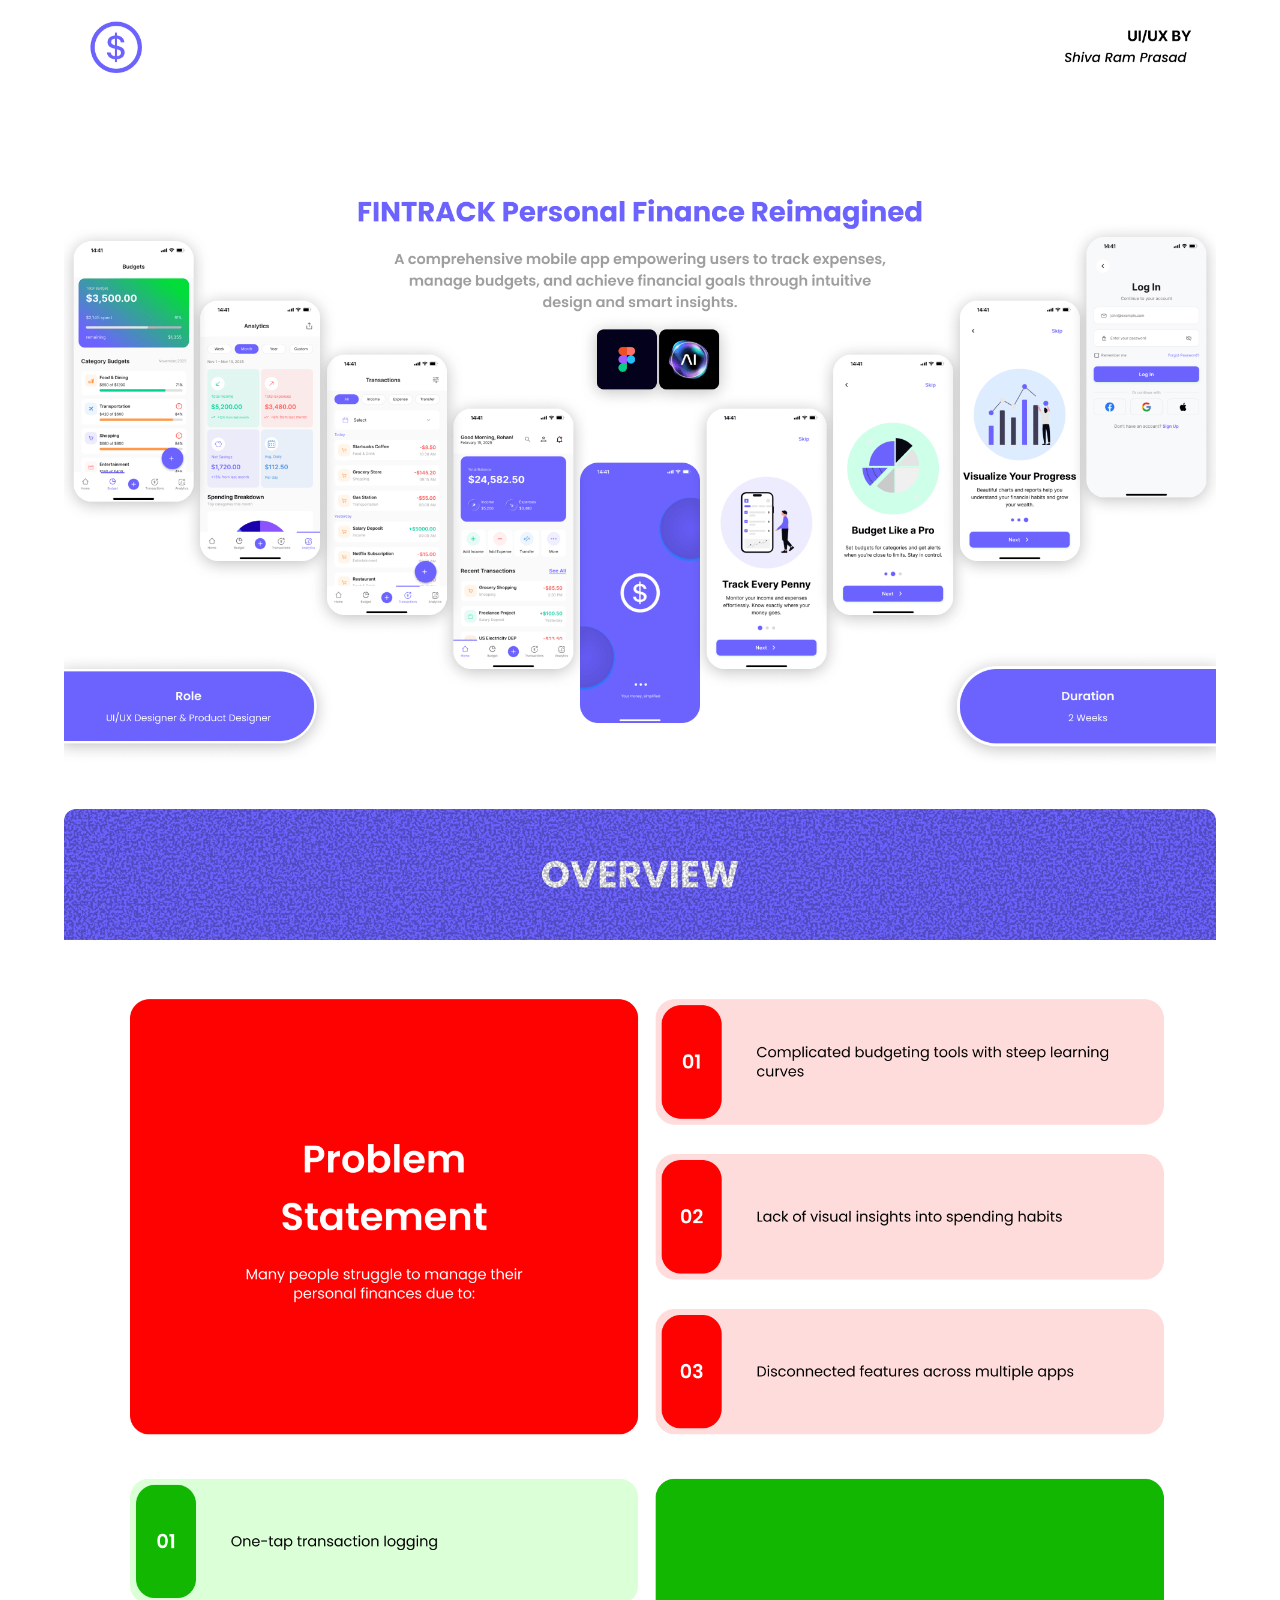
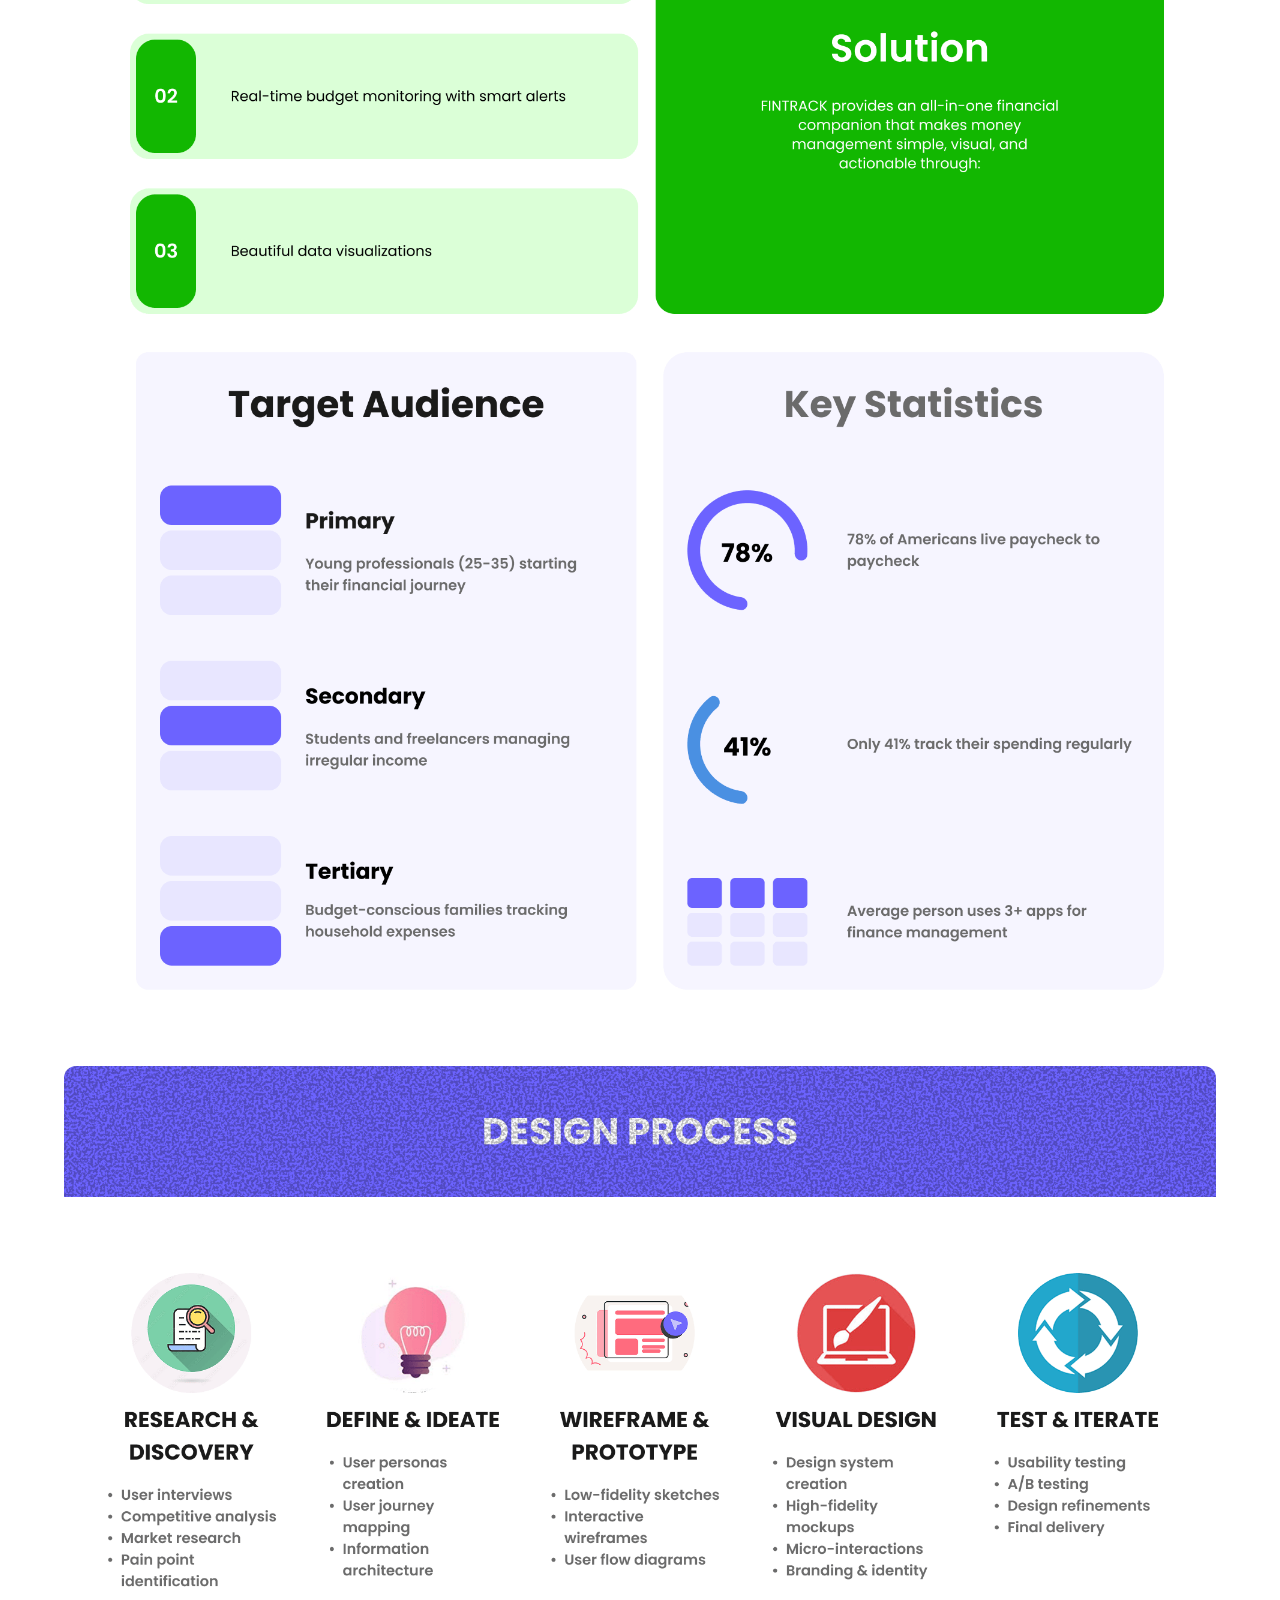
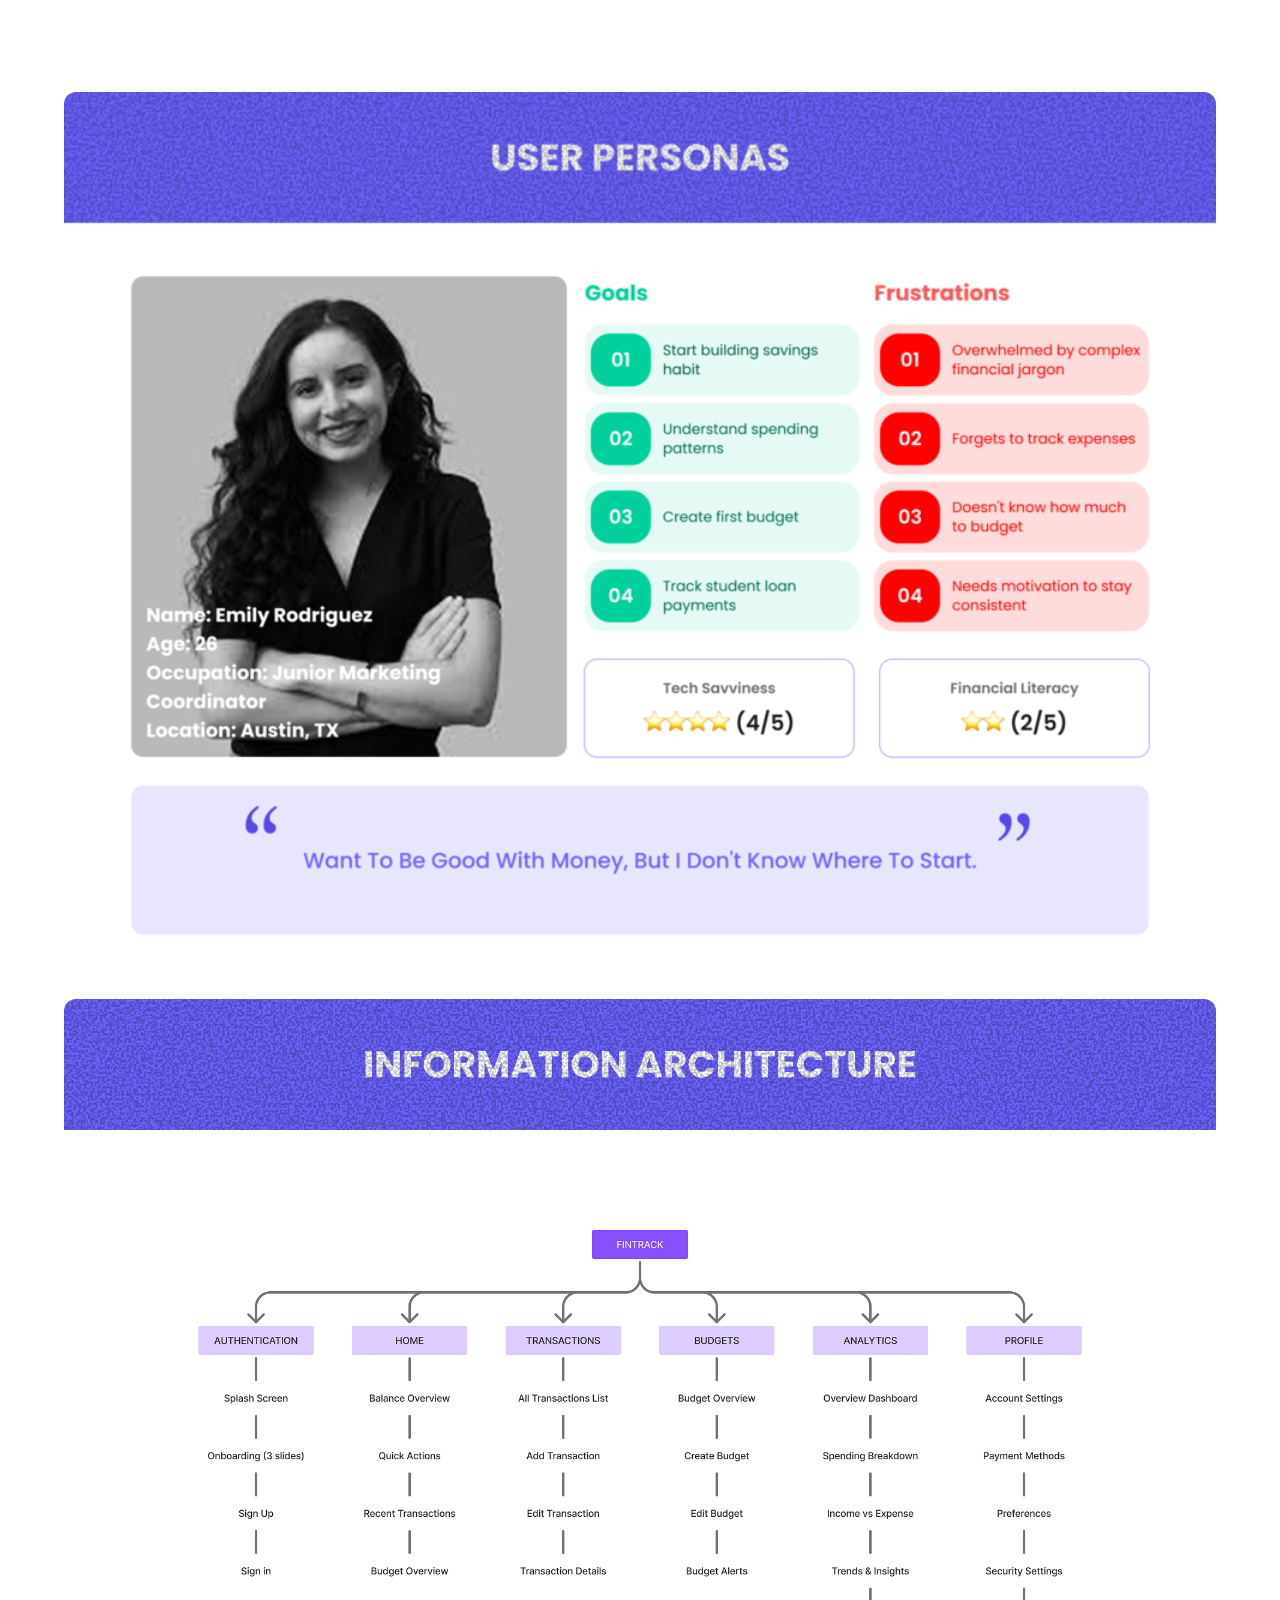
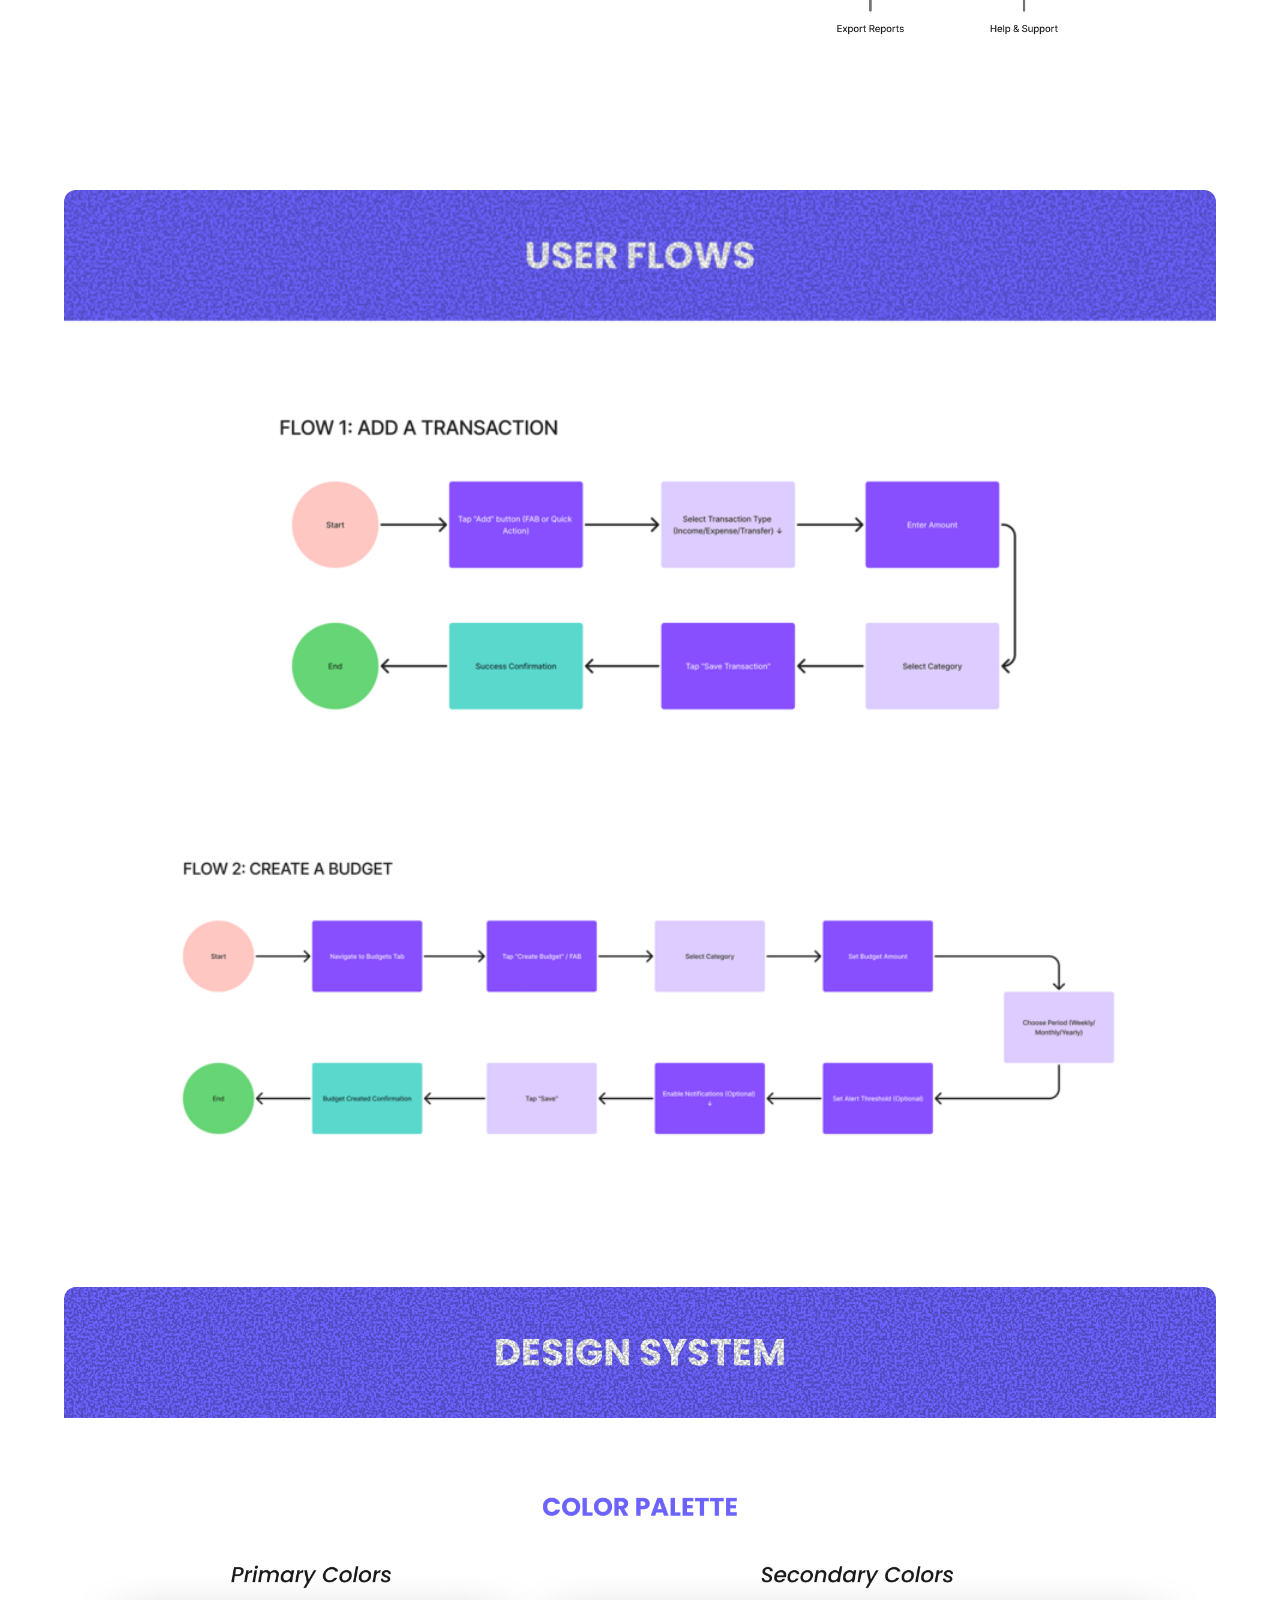
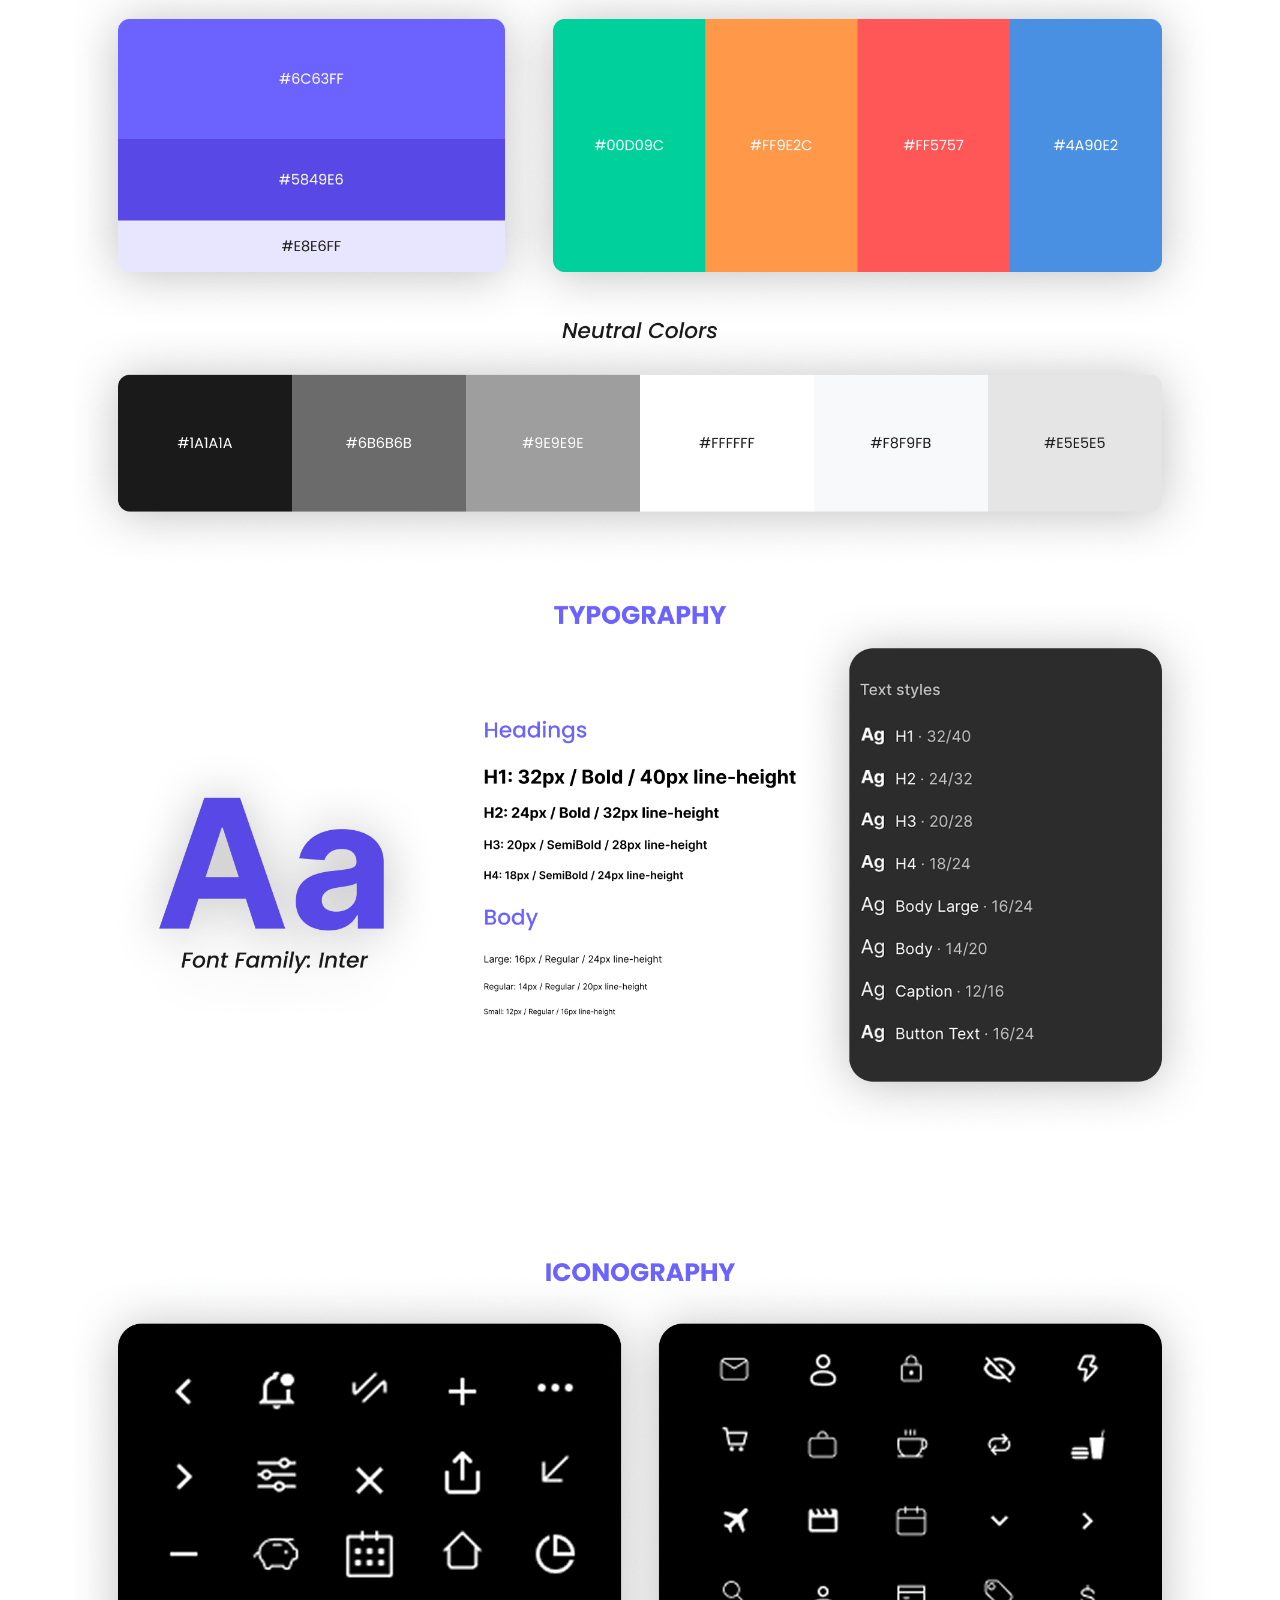
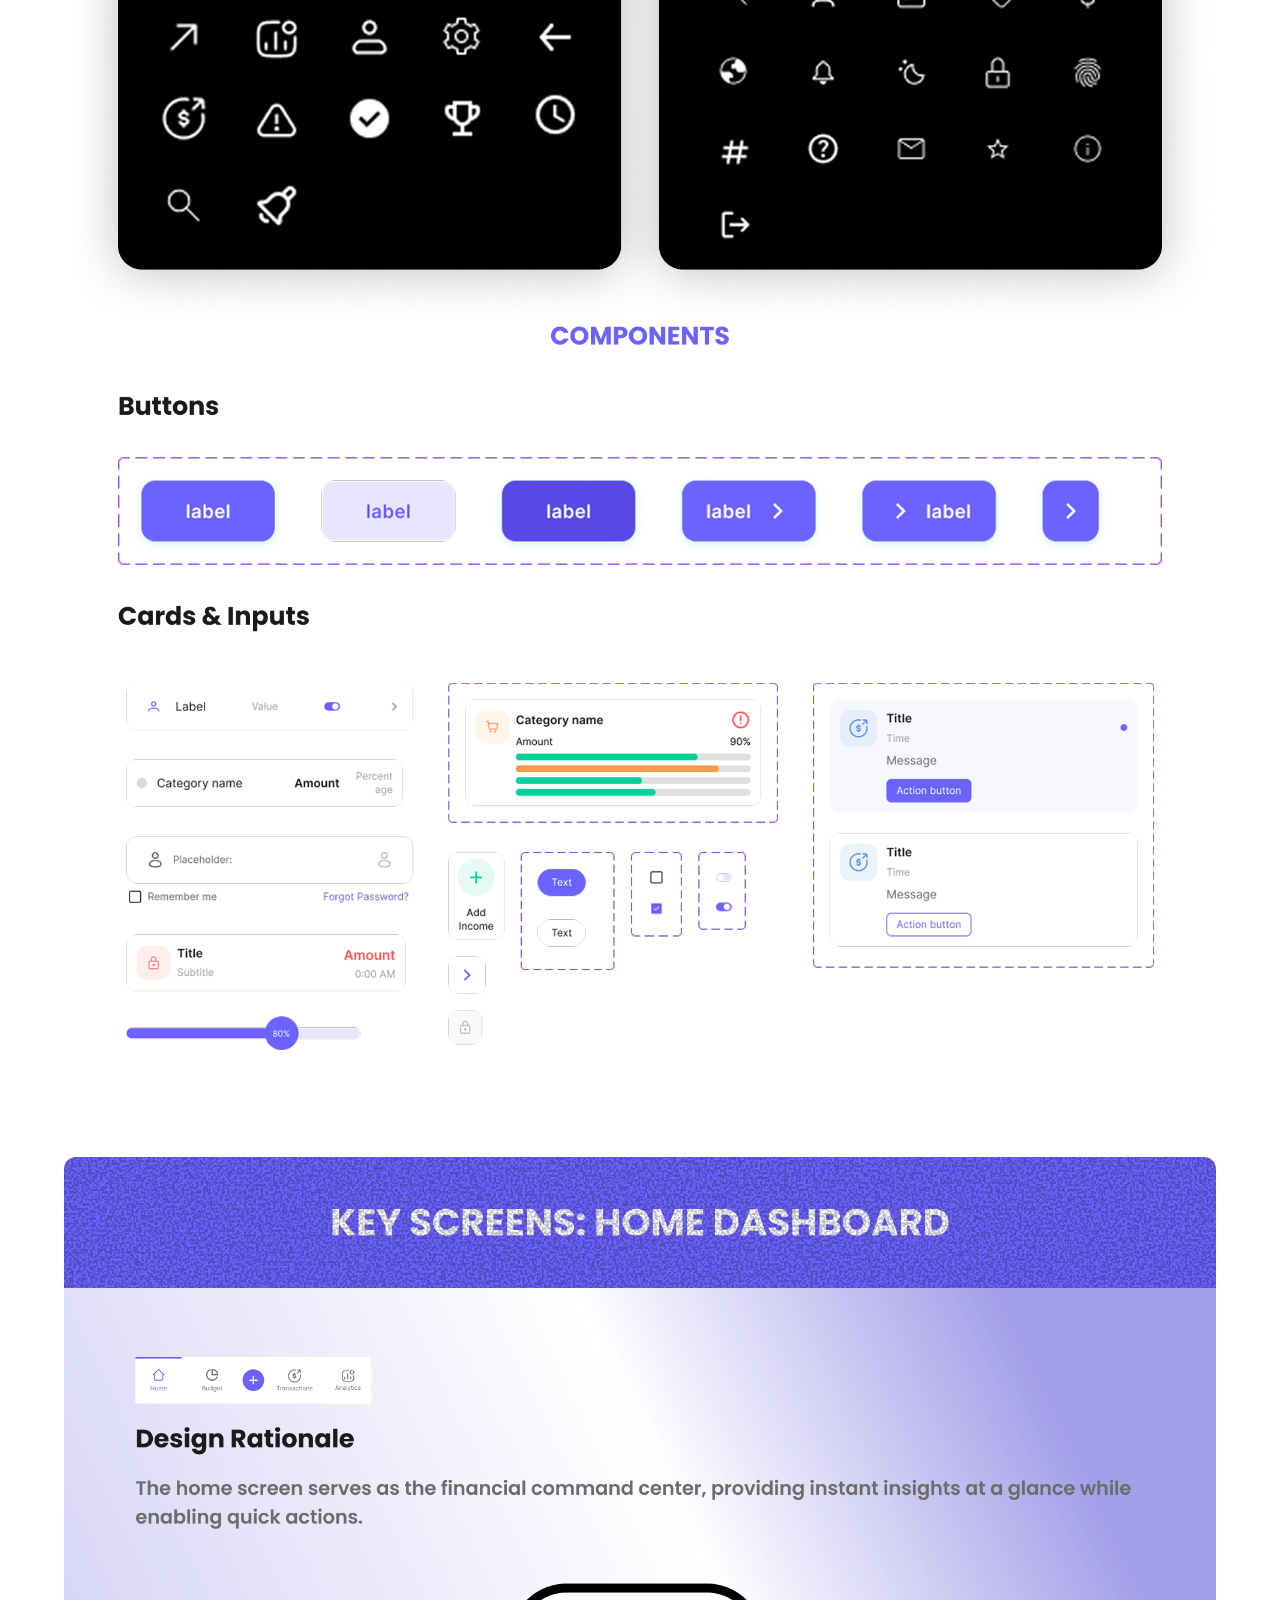
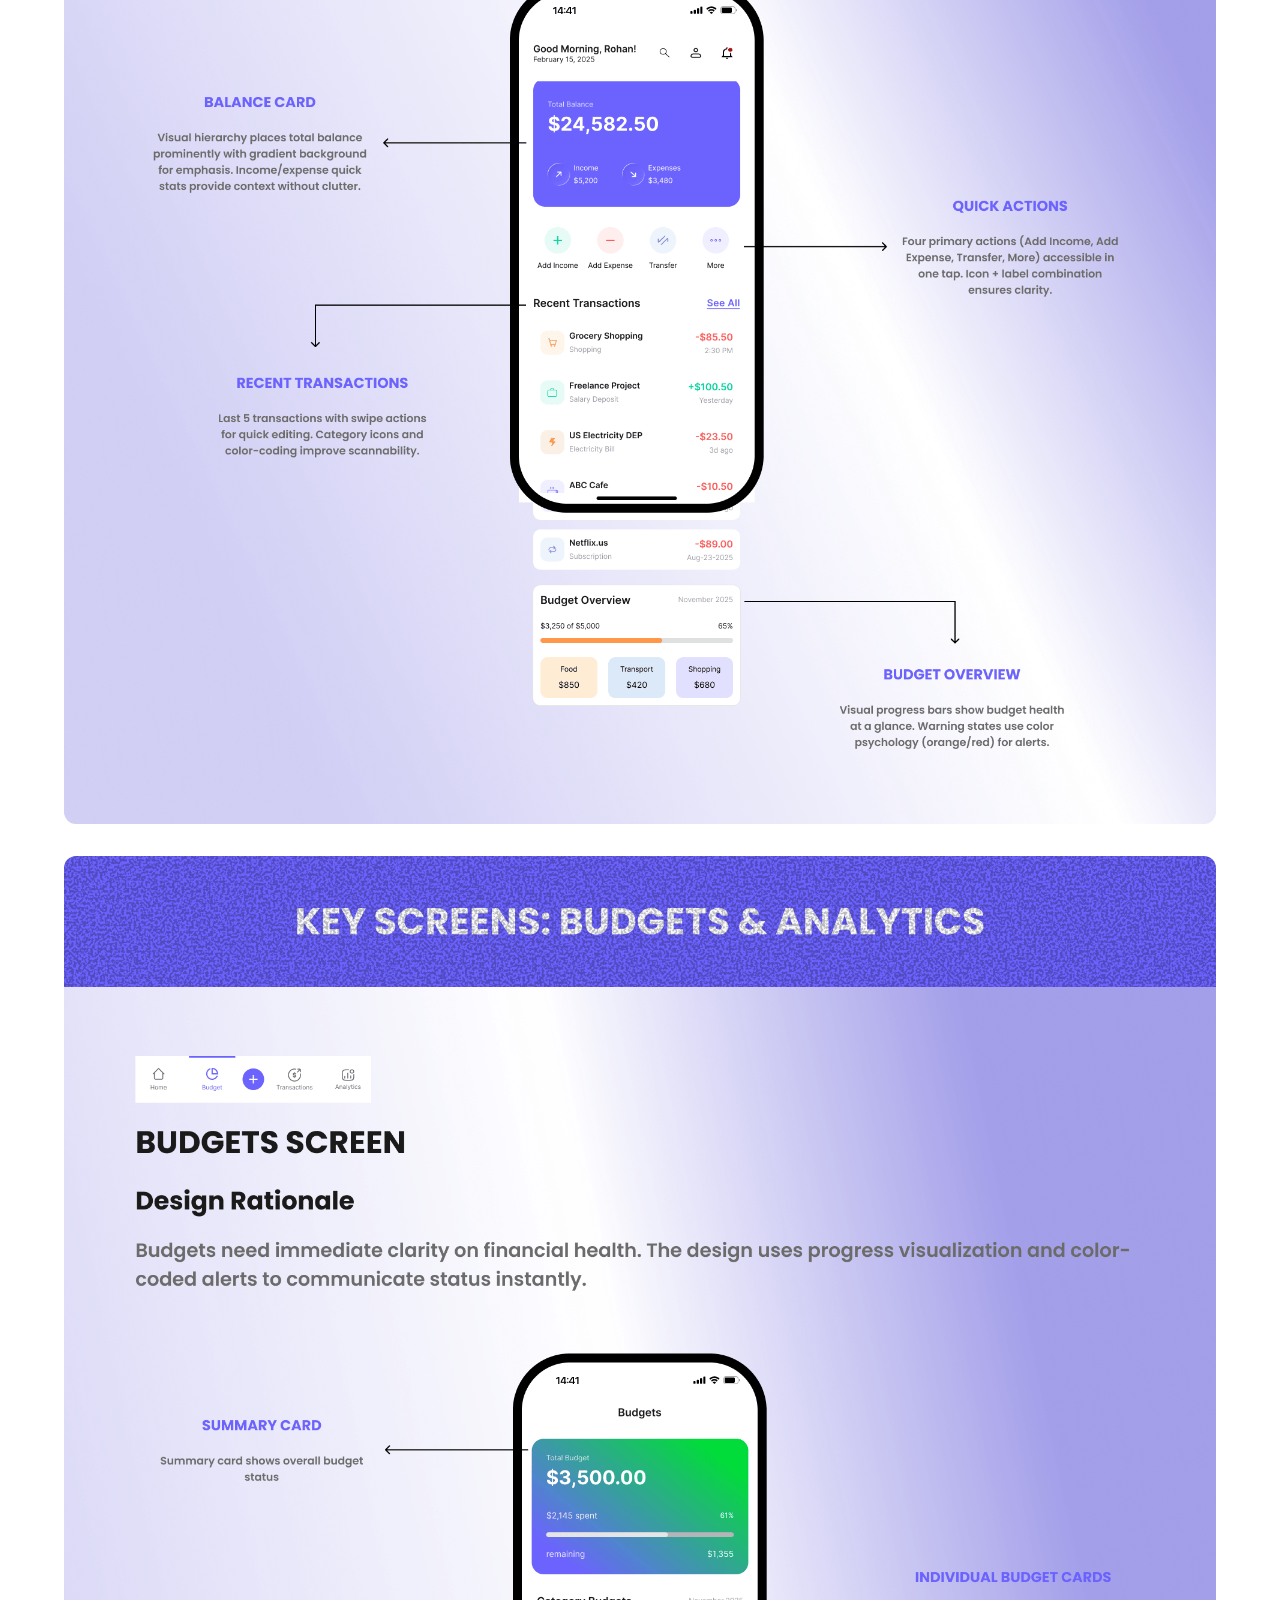
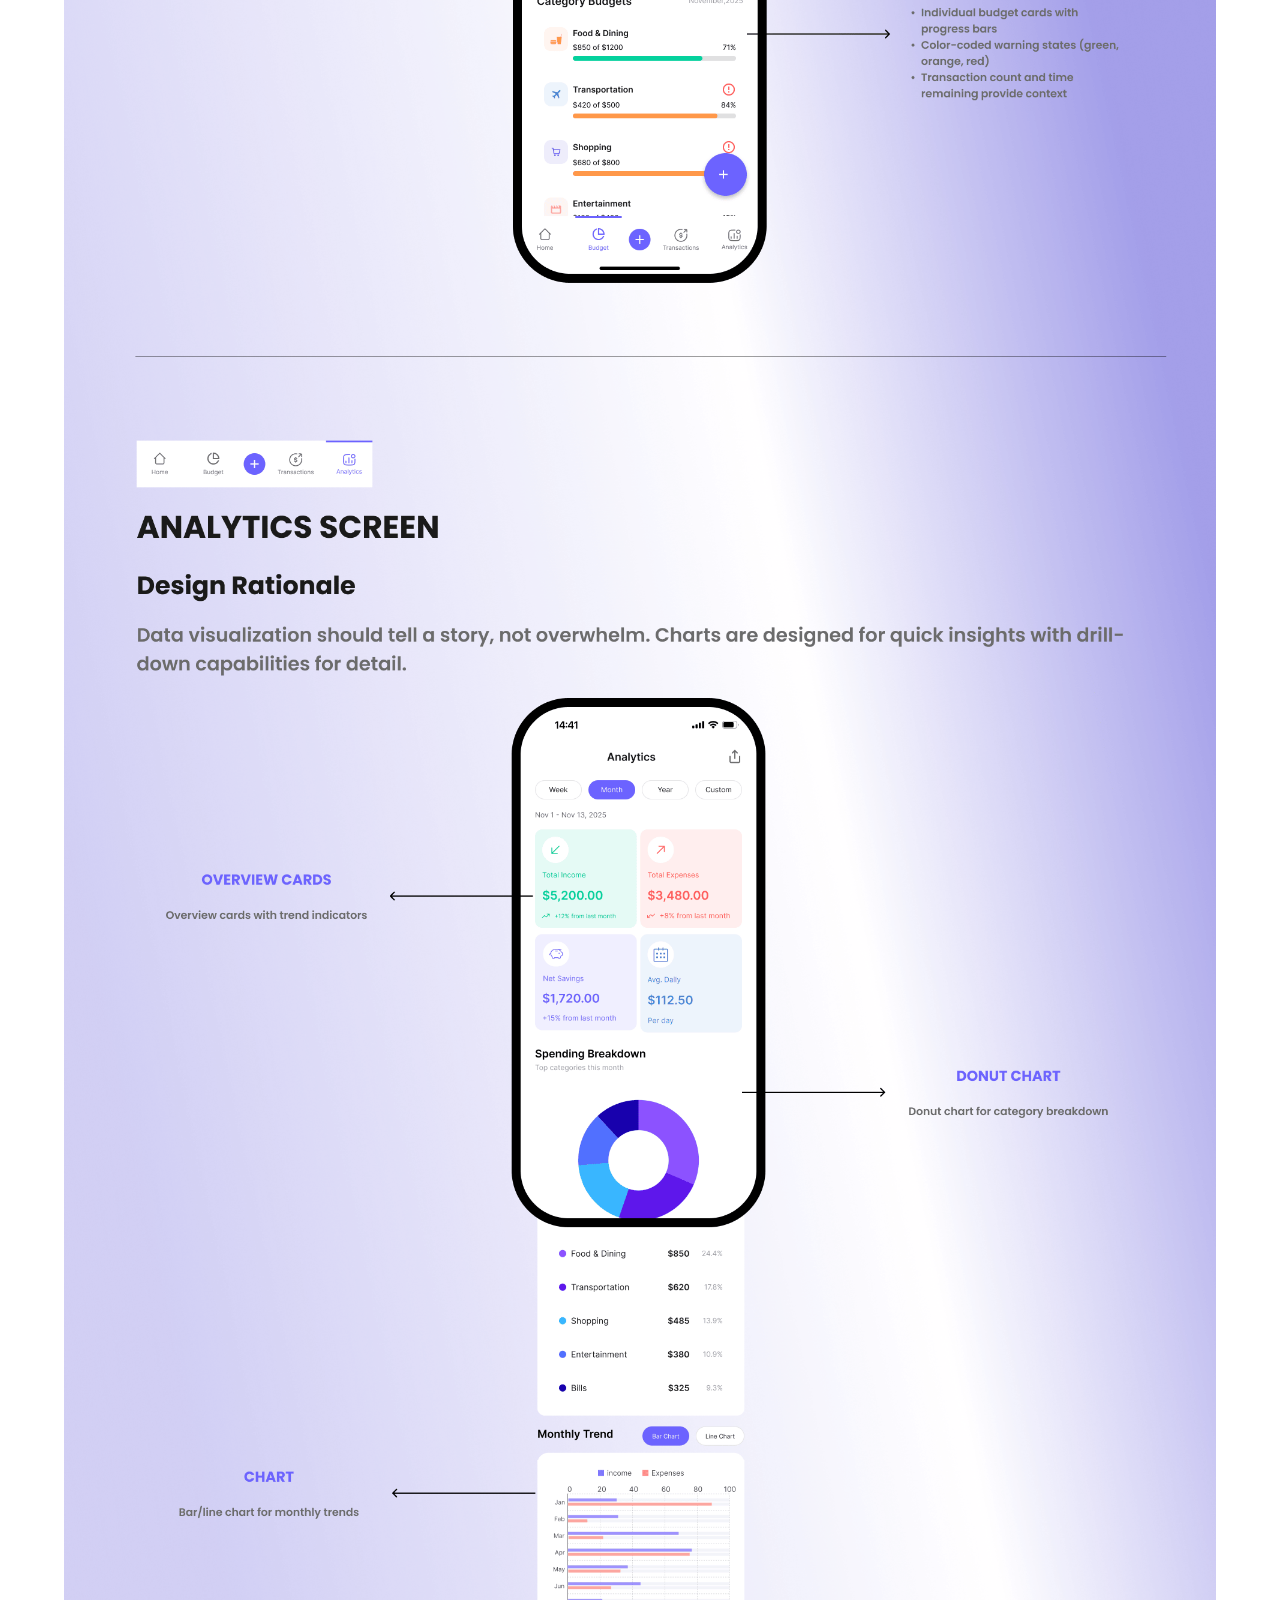
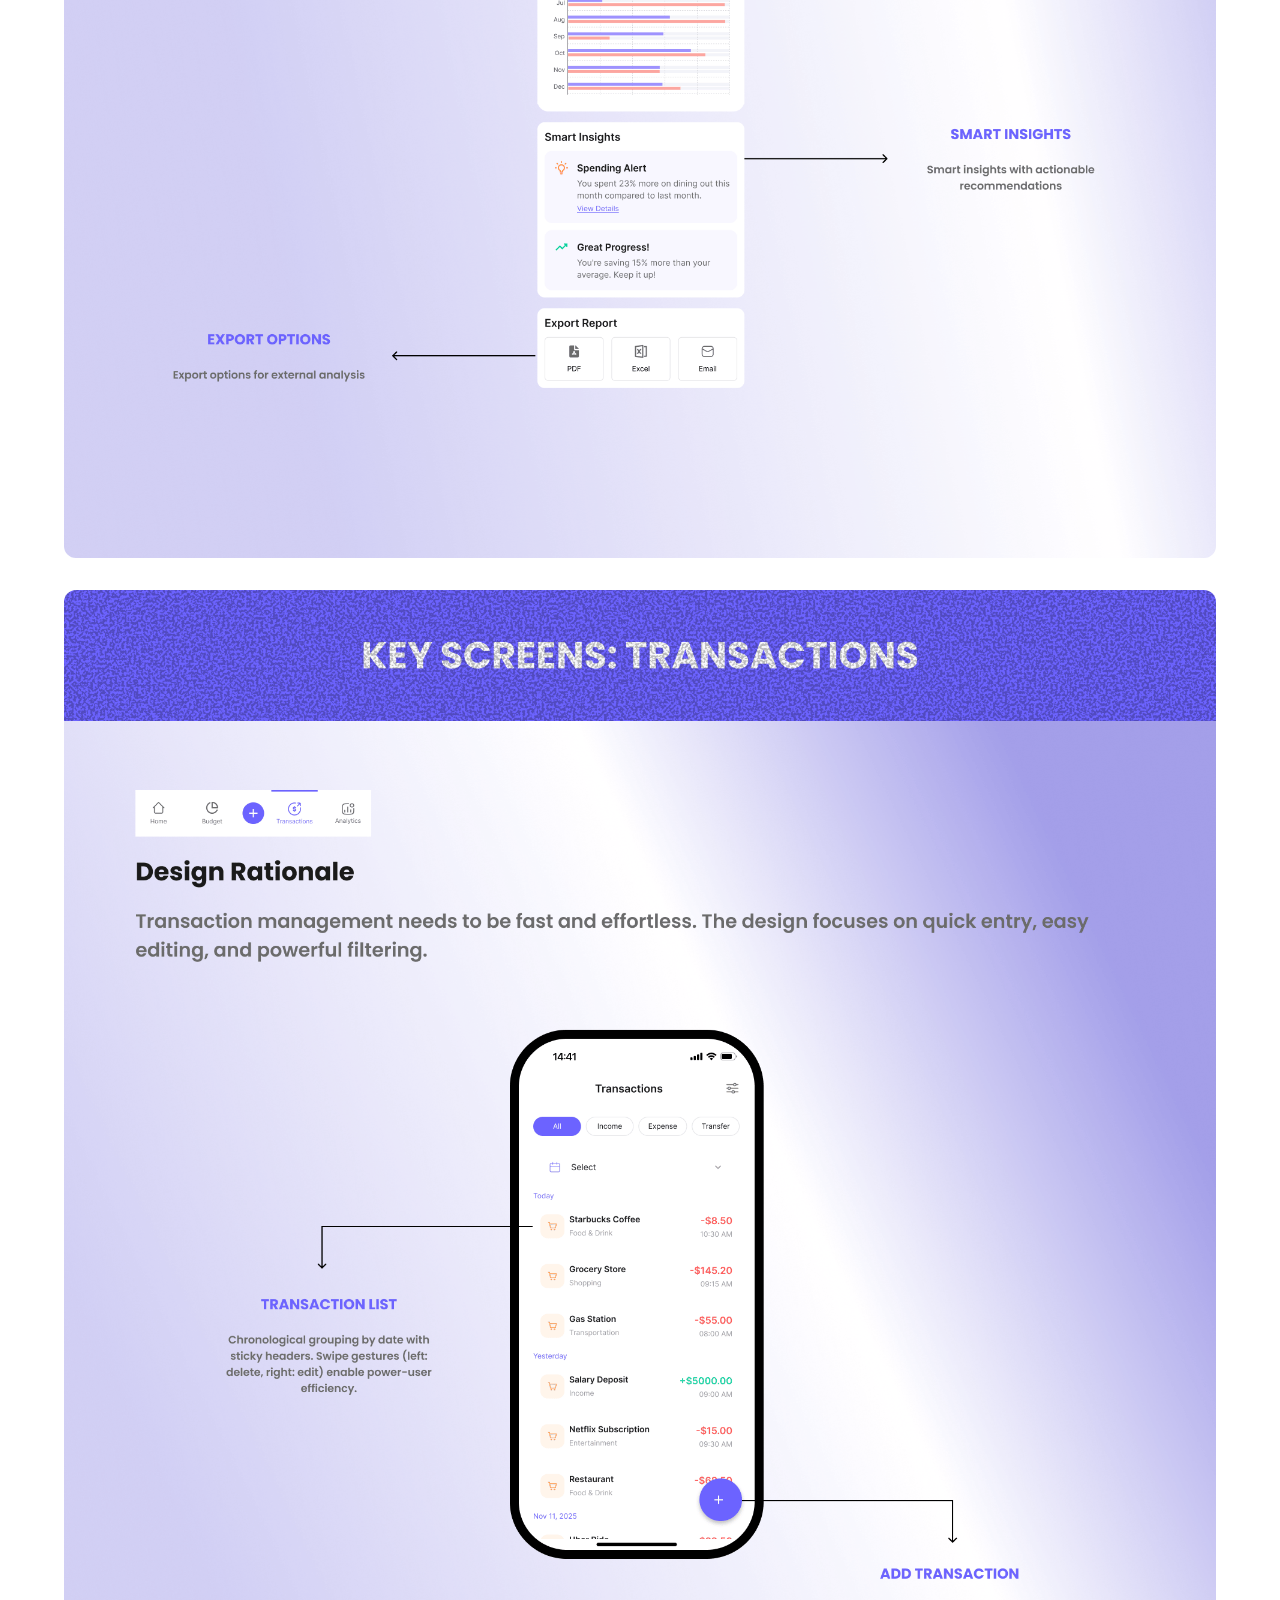
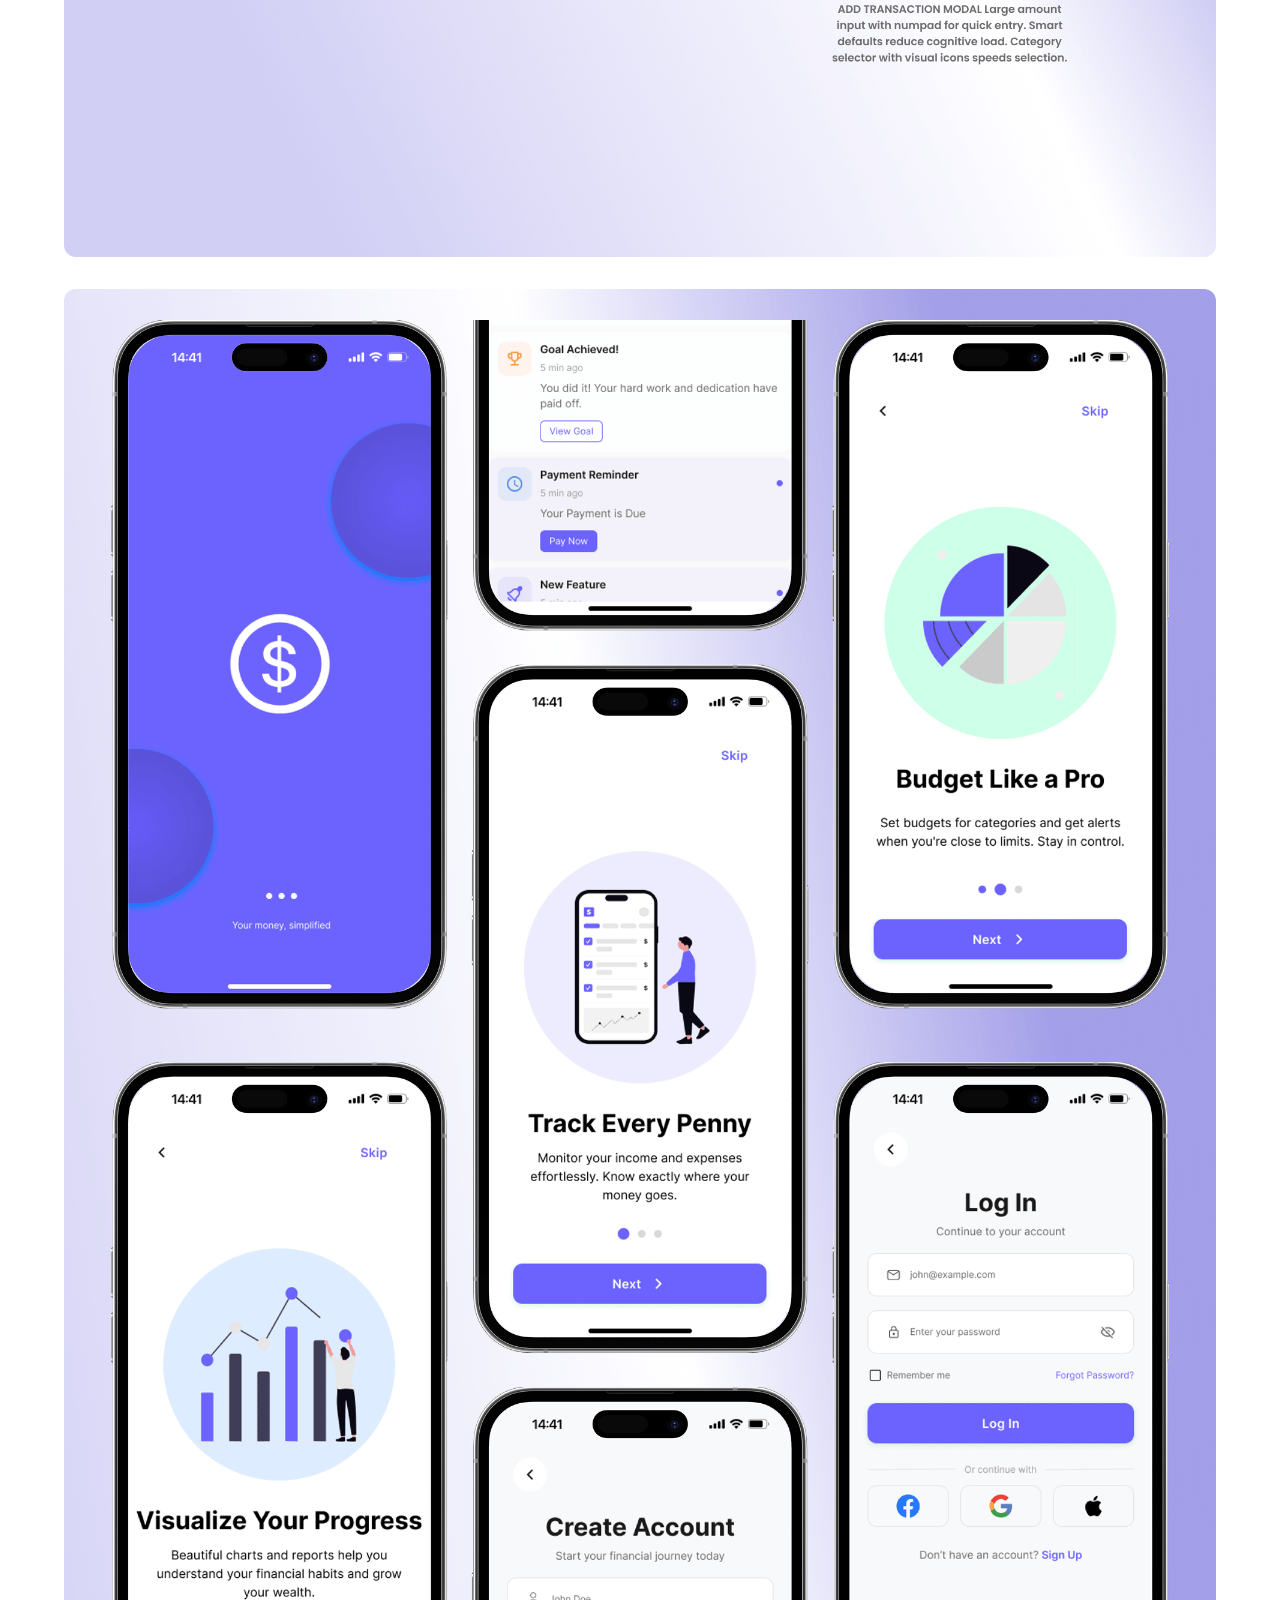
<file: Fintrack.html>
<!DOCTYPE html>
<html lang="en">

<head>
    <meta charset="UTF-8">
    <meta name="viewport" content="width=device-width, initial-scale=1.0">
    <title>Document</title>
    <link rel="stylesheet" href="css/fintrackofstyle.css">
    <link href="https://fonts.googleapis.com/css2?family=Poppins:wght@300;400;500;600;700&display=swap"
        rel="stylesheet">
    <link rel="stylesheet" href="https://cdnjs.cloudflare.com/ajax/libs/font-awesome/6.4.0/css/all.min.css">
</head>

<body>
    <section class="case-image">
        <!-- Add these sections AFTER your Figma prototype embed -->
        <img src="assets/images/fint.png">
        <img src="assets/images/FINTRACK Personal Finance Reimagined.png" alt="Fintrack" 1="lazy">
        <img src="assets/images/OVERVIEW.png" alt="Fintrack" 2="lazy">
        <img src="assets/images/DESIGN PROCESS.png" alt="Fintrack" 3="lazy">
        <img src="assets/images/USER PERSONAS.png" alt="Fintrack" 4="lazy">
        <img src="assets/images/INFORMATION ARCHITECTURE.png" alt="Fintrack" 5"lazy">
        <img src="assets/images/USER FLOWS.png" alt="Fintrack" 6"lazy">
        <img src="assets/images/DESIGN SYSTEM.png" alt="Fintrack" 7"lazy">
        <img src="assets/images/ICONOGRAPHY.png" alt="Fintrack" 8="lazy">
        <img src="assets/images/KEY SCREENS_ HOME DASHBOARD.png" alt="Fintrack" 9="lazy">
        <img src="assets/images/KEY SCREENS_ BUDGETS & ANALYTICS.png" alt="Fintrack" 10="lazy">
        <img src="assets/images/KEY SCREENS_ TRANSACTIONS.png" alt="Fintrack" 11="lazy">
        <img src="assets/images/screens.png" alt="Fintrack" 12="lazy">
    </section>
    <div class="prototype-under-desktop">
        <h2 class="prototype-heading">Test Prototype</h2>
        <iframe
            src="https://embed.figma.com/proto/XX7c4UpBB1RmVsisKUIS39/FINTRACK?page-id=74%3A1688&node-id=74-1704&p=f&viewport=284%2C-170%2C0.1&scaling=scale-down&content-scaling=fixed&starting-point-node-id=74%3A2169&embed-host=share"
            allowfullscreen style="border:none;" class="figma-embed-iframe"></iframe>
    </div>

    </section>
    <!-- Thank You Section -->
    <section class="case-study-section thank-you-section">
        <div class="container">
            <div class="thank-you-content">
                <div class="thank-you-icon">
                    <i class="fas fa-heart"></i>
                </div>
                <h2 class="thank-you-title">Thank You for Exploring FINTRACK</h2>
                <p class="thank-you-text">
                    I appreciate you taking the time to review this case study. This project challenged me to balance
                    simplicity with power, create engaging financial experiences, and design with accessibility in mind.
                </p>
                <p class="thank-you-text">
                    As a UI/UX designer, I believe that landing pages are more than just pretty interfaces—they're
                    digital handshakes, first impressions, and conversion engines. This project showcases my ability
                    to balance aesthetics with strategy, user needs with business objectives.
                </p>
                <div class="thank-you-quote">
                    <i class="fas fa-quote-left"></i>
                    <p>
                        "Great design doesn't just look good—it guides, persuades, and converts while
                        making users feel understood and excited."
                    </p>
                </div>
            </div>
        </div>
    </section>

    <!-- Let's Connect Section -->
    <section class="case-study-section connect-section">
        <div class="container">
            <div class="connect-content">
                <h2 class="connect-title">Let's Create Something Amazing Together</h2>
                <p class="connect-intro">
                    I'm actively seeking opportunities to bring my design thinking and creativity to innovative
                    teams.
                    Whether you're looking for a UI/UX designer, have a project in mind, or just want to chat about
                    design—I'd love to connect!
                </p>

                <div class="connect-cards">
                    <div class="connect-card">
                        <div class="connect-icon">
                            <i class="fas fa-briefcase"></i>
                        </div>
                        <h3>Open to Opportunities</h3>
                        <p>
                            I'm looking for UI/UX design internships, entry-level positions, or freelance projects
                            where
                            I can contribute, learn, and grow.
                        </p>
                    </div>

                    <div class="connect-card">
                        <div class="connect-icon">
                            <i class="fas fa-comments"></i>
                        </div>
                        <h3>Let's Collaborate</h3>
                        <p>
                            Have an exciting project idea? I'm always interested in collaborating on meaningful work
                            that makes a difference.
                        </p>
                    </div>

                    <div class="connect-card">
                        <div class="connect-icon">
                            <i class="fas fa-coffee"></i>
                        </div>
                        <h3>Design Chat</h3>
                        <p>
                            Want to discuss design, share feedback, or just grab a virtual coffee? I'm always up for
                            good conversation!
                        </p>
                    </div>
                </div>

                <!-- Contact Options -->
                <div class="contact-options">
                    <h3 class="contact-heading">Get in Touch</h3>
                    <div class="contact-methods">
                        <a href="mailto:shivaram.uiux.designer@gmail.com" class="contact-button email-btn">
                            <i class="fas fa-envelope"></i>
                            <span>Email Me</span>
                        </a>
                        <a href="https://linkedin.com/in/shivaramprasaduiuxdesigner"
                            class="contact-button linkedin-btn">
                            <i class="fab fa-linkedin-in"></i>
                            <span>Connect on LinkedIn</span>
                        </a>
                        <a href="index.html" class="contact-button portfolio-btn">
                            <i class="fas fa-globe"></i>
                            <span>View More Projects</span>
                        </a>
                    </div>

                    <div class="social-links-footer">
                        <p class="social-text">Or find me here:</p>
                        <div class="social-icons">
                            <a href="https://linkedin.com/in/shivaramprasaduiuxdesigner" class="social-icon"
                                aria-label="LinkedIn">
                                <i class="fab fa-linkedin-in"></i>
                            </a>
                            <!-- <a href="#" class="social-icon" aria-label="Behance">
                                    <i class="fab fa-behance"></i>
                                </a>
                                <a href="#" class="social-icon" aria-label="Dribbble">
                                    <i class="fab fa-dribbble"></i>
                                </a>
                            -->
                            <a href="mailto:shivaram.uiux.designer@gmail.com" class="social-icon" aria-label="Email">
                                <i class="fas fa-envelope"></i>
                            </a>
                        </div>
                    </div>
                </div>
            </div>
        </div>
    </section>

    <!-- More Projects Section -->
    <section class="case-study-section more-projects-section">
        <div class="container">
            <h2 class="section-title">Explore More of My Work</h2>
            <p class="section-intro">
                Curious about my other projects? Here are some more designs I've worked on:
            </p>

            <div class="projects-grid">
                <a href="Nutrimeals.html" class="project-preview">
                    <div class="project-preview-image">
                        <i class="fas fa-mobile-alt"></i>
                        <span>NutriMeals</span>
                    </div>
                    <div class="project-preview-content">
                        <h3>NutriMeals – Healthy Meal App</h3>
                        <p>Mobile app design for meal planning and healthy food subscriptions</p>
                        <span class="view-project">View Case Study <i class="fas fa-arrow-right"></i></span>
                    </div>
                </a>

                <a href="learnify.html" class="project-preview">
                    <div class="project-preview-image">
                        <i class="fas fa-graduation-cap"></i>
                        <span>Learnify</span>
                    </div>
                    <div class="project-preview-content">
                        <h3>Learnify – E-Learning Platform</h3>
                        <p>Responsive landing page design for an online learning platform</p>
                        <span class="view-project">View Case Study <i class="fas fa-arrow-right"></i></span>
                    </div>
                </a>


            </div>
        </div>
    </section>

    <!-- Final CTA Section -->
    <section class="case-study-section final-cta">
        <div class="container">
            <div class="cta-content">
                <h2>Ready to Work Together?</h2>
                <p>Let's bring your ideas to life—one pixel at a time.</p>
                <a href="mailto:nuthanneelakantam1811@gmail.com" class="cta-button">
                    Start a Conversation <i class="fas fa-paper-plane"></i>
                </a>
            </div>
        </div>
    </section>
</body>

</html>
</file>
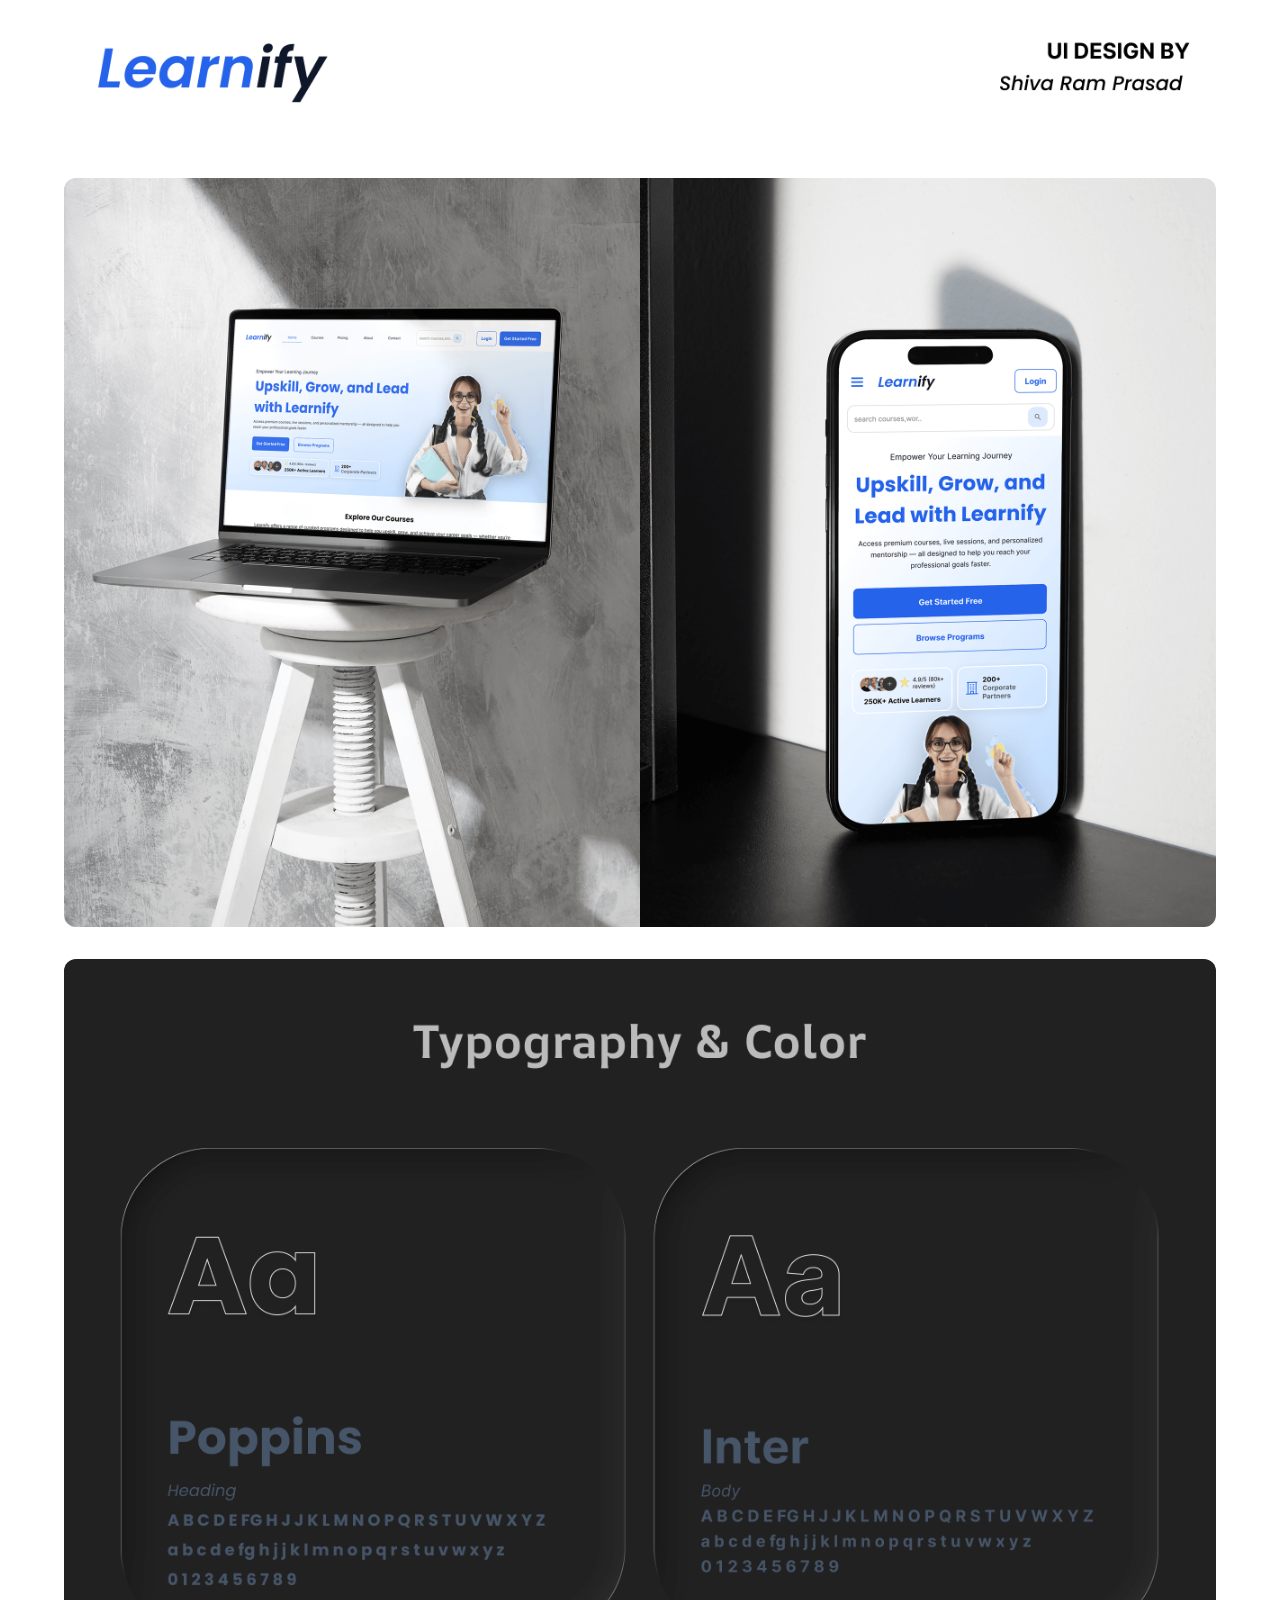
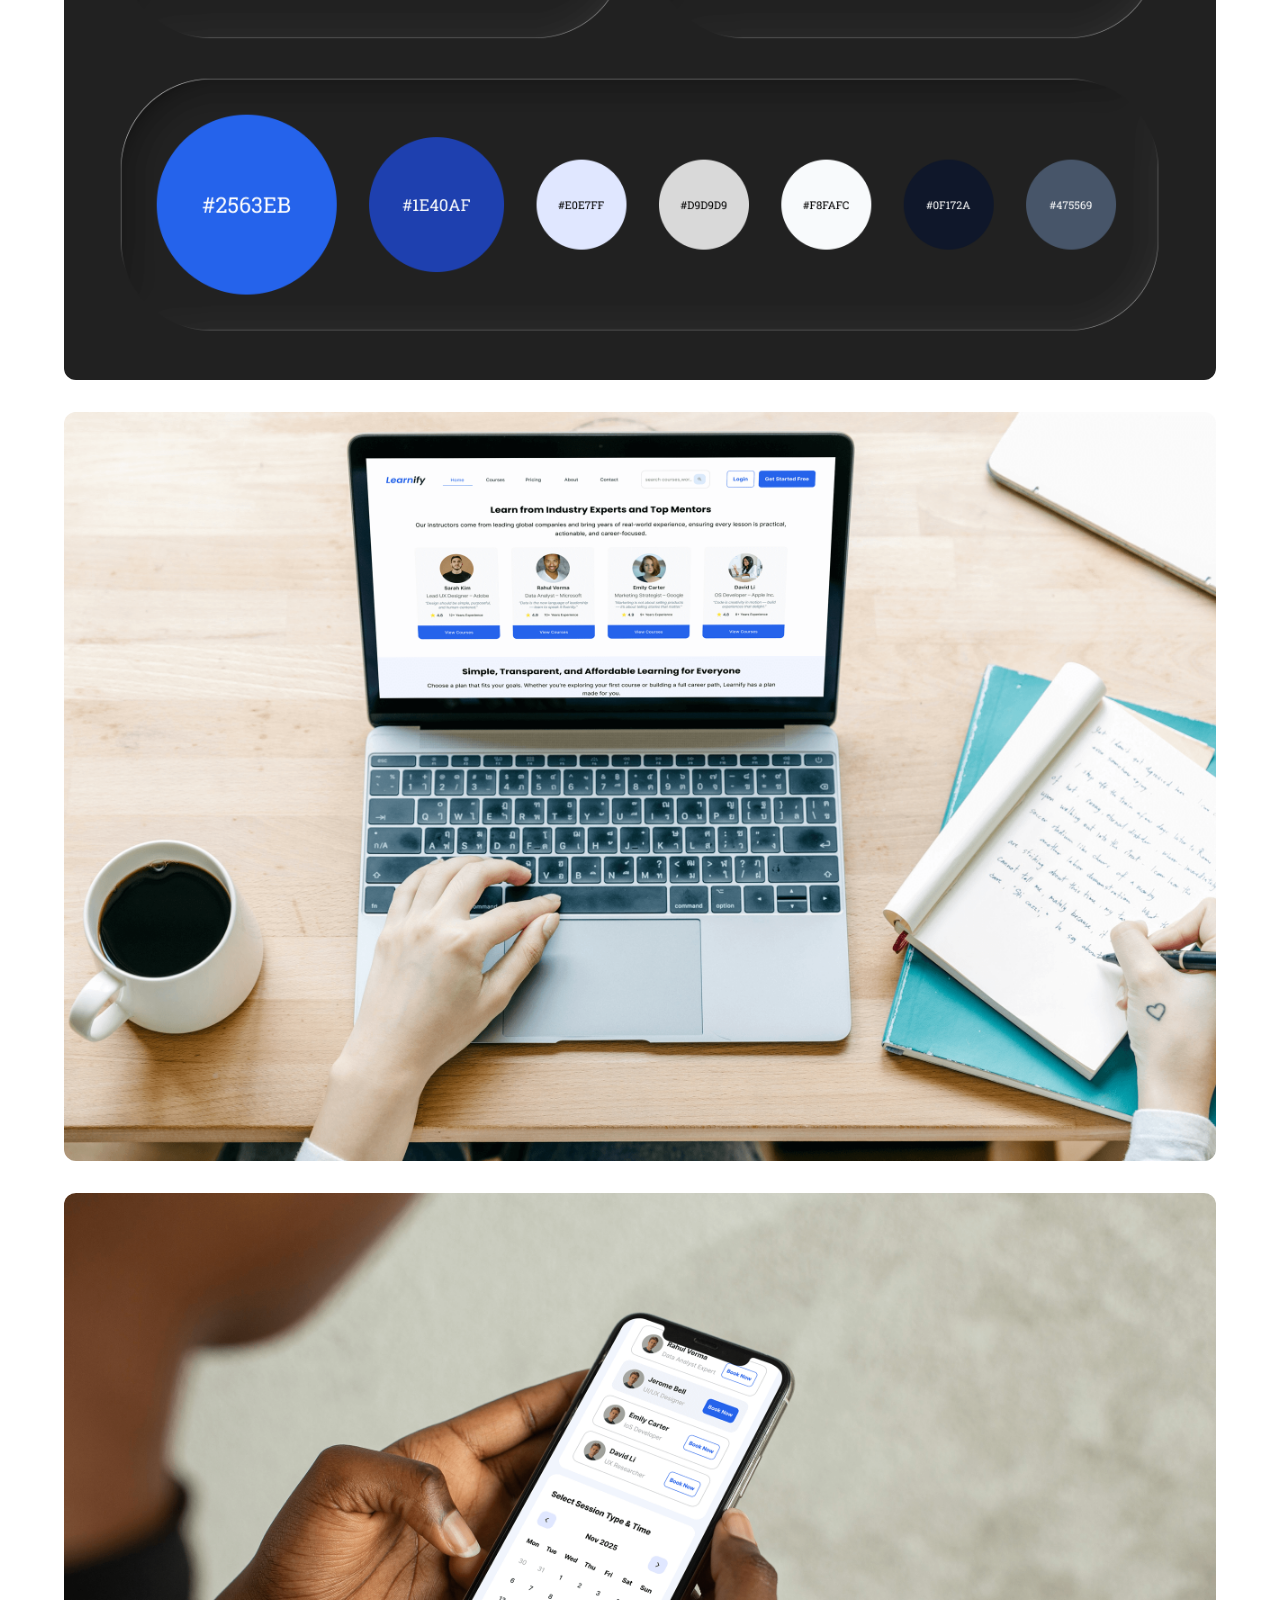
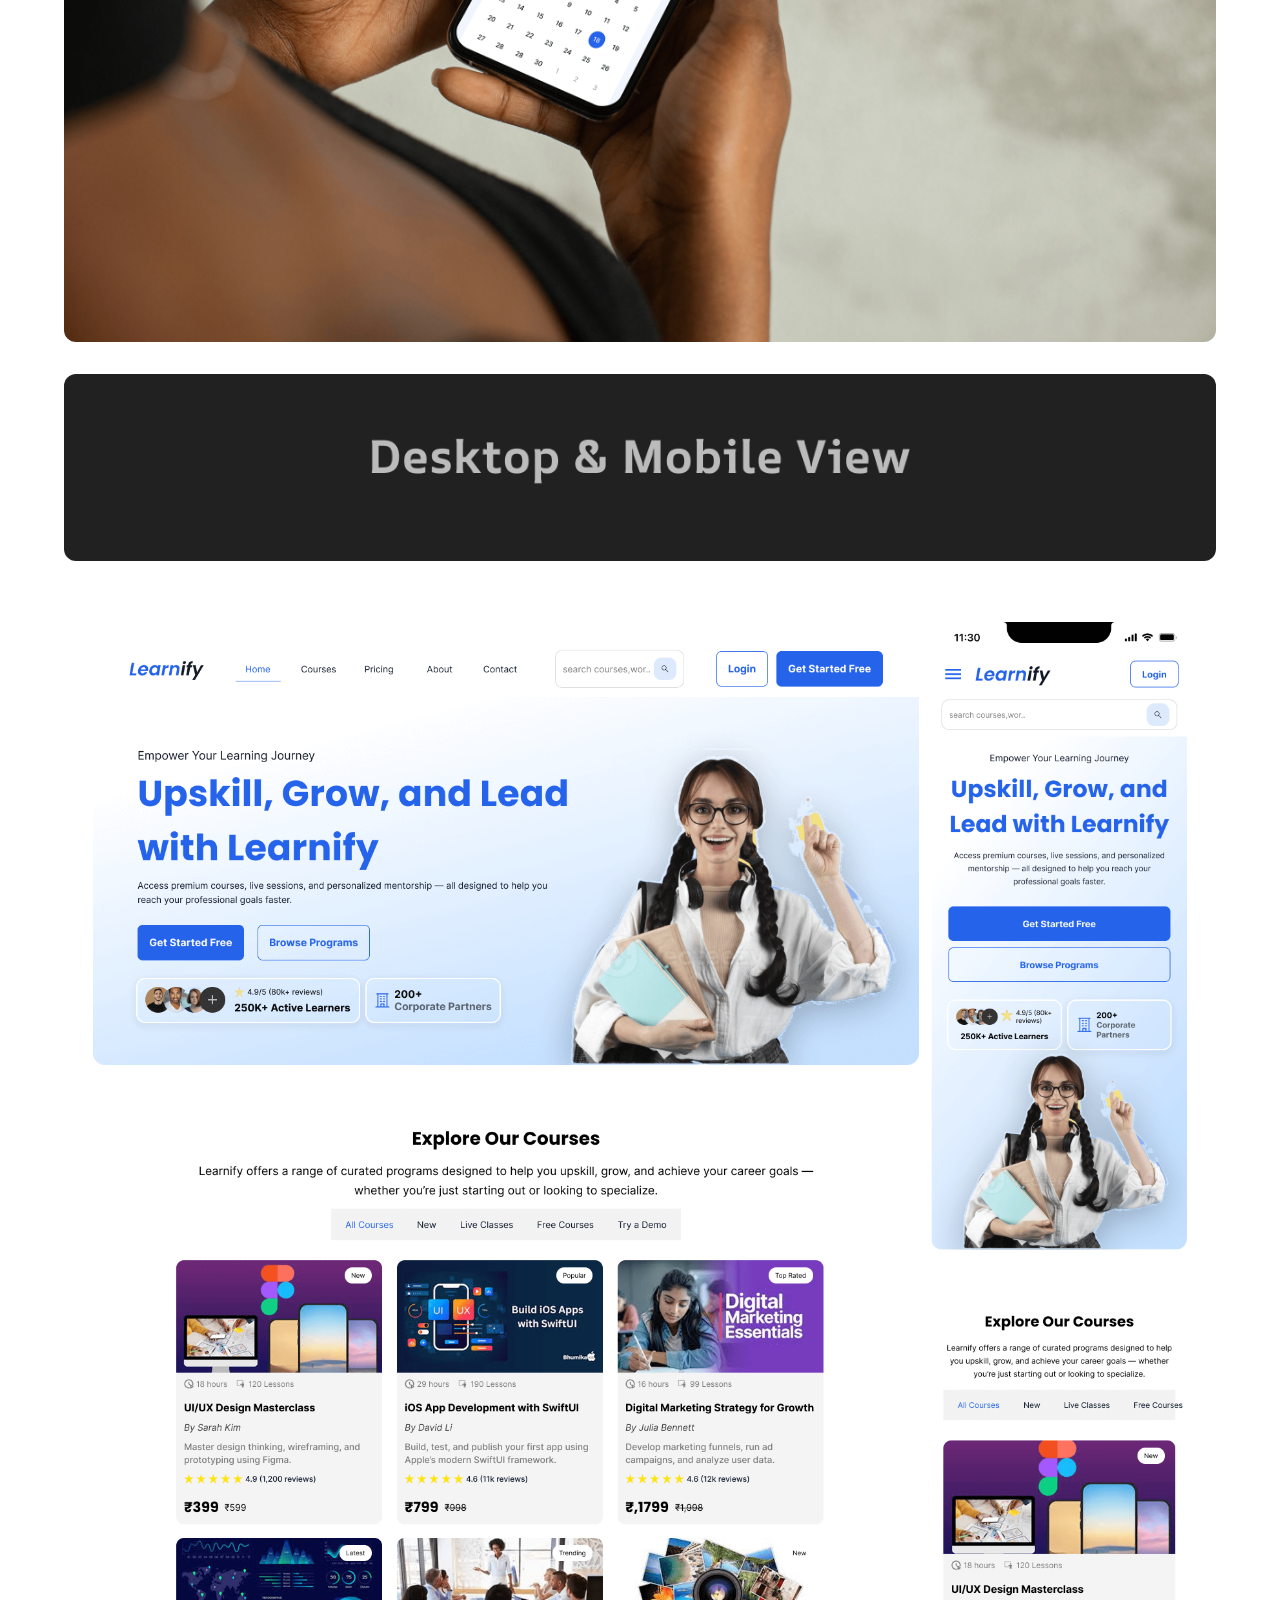
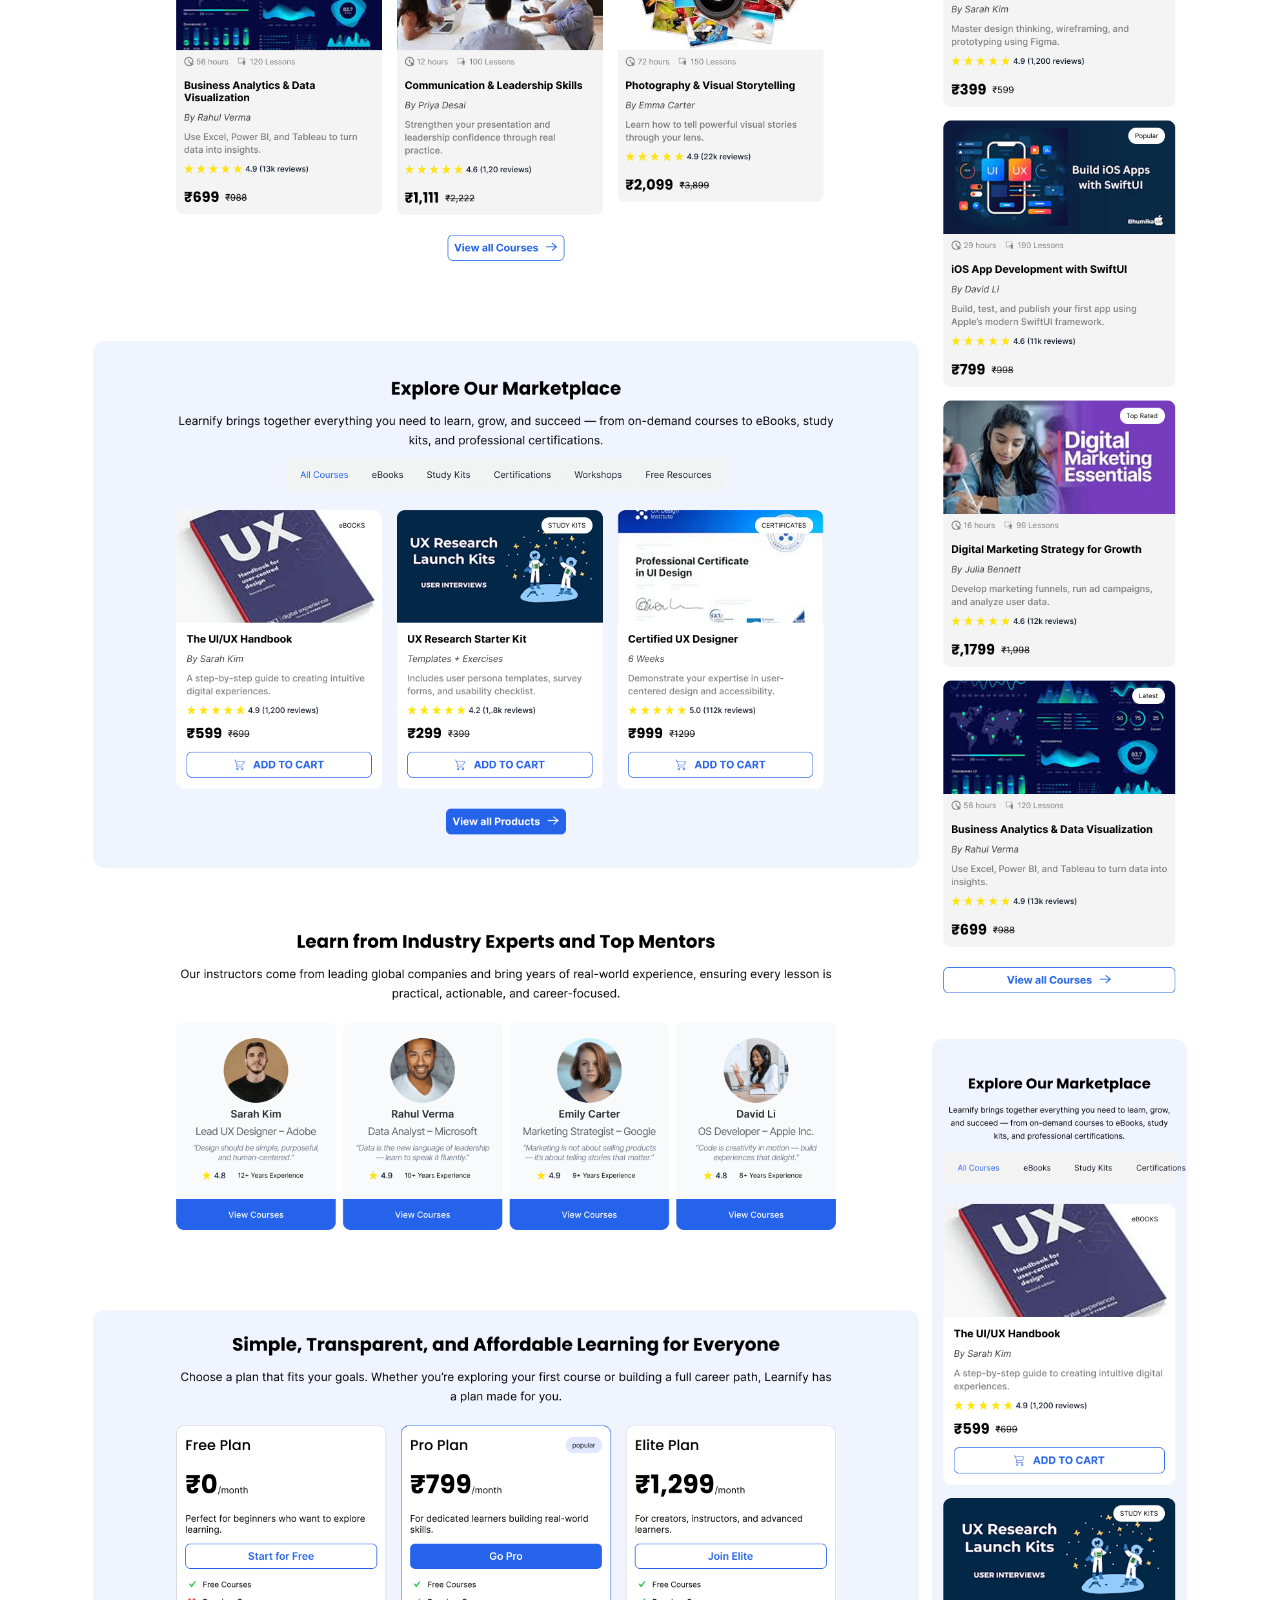
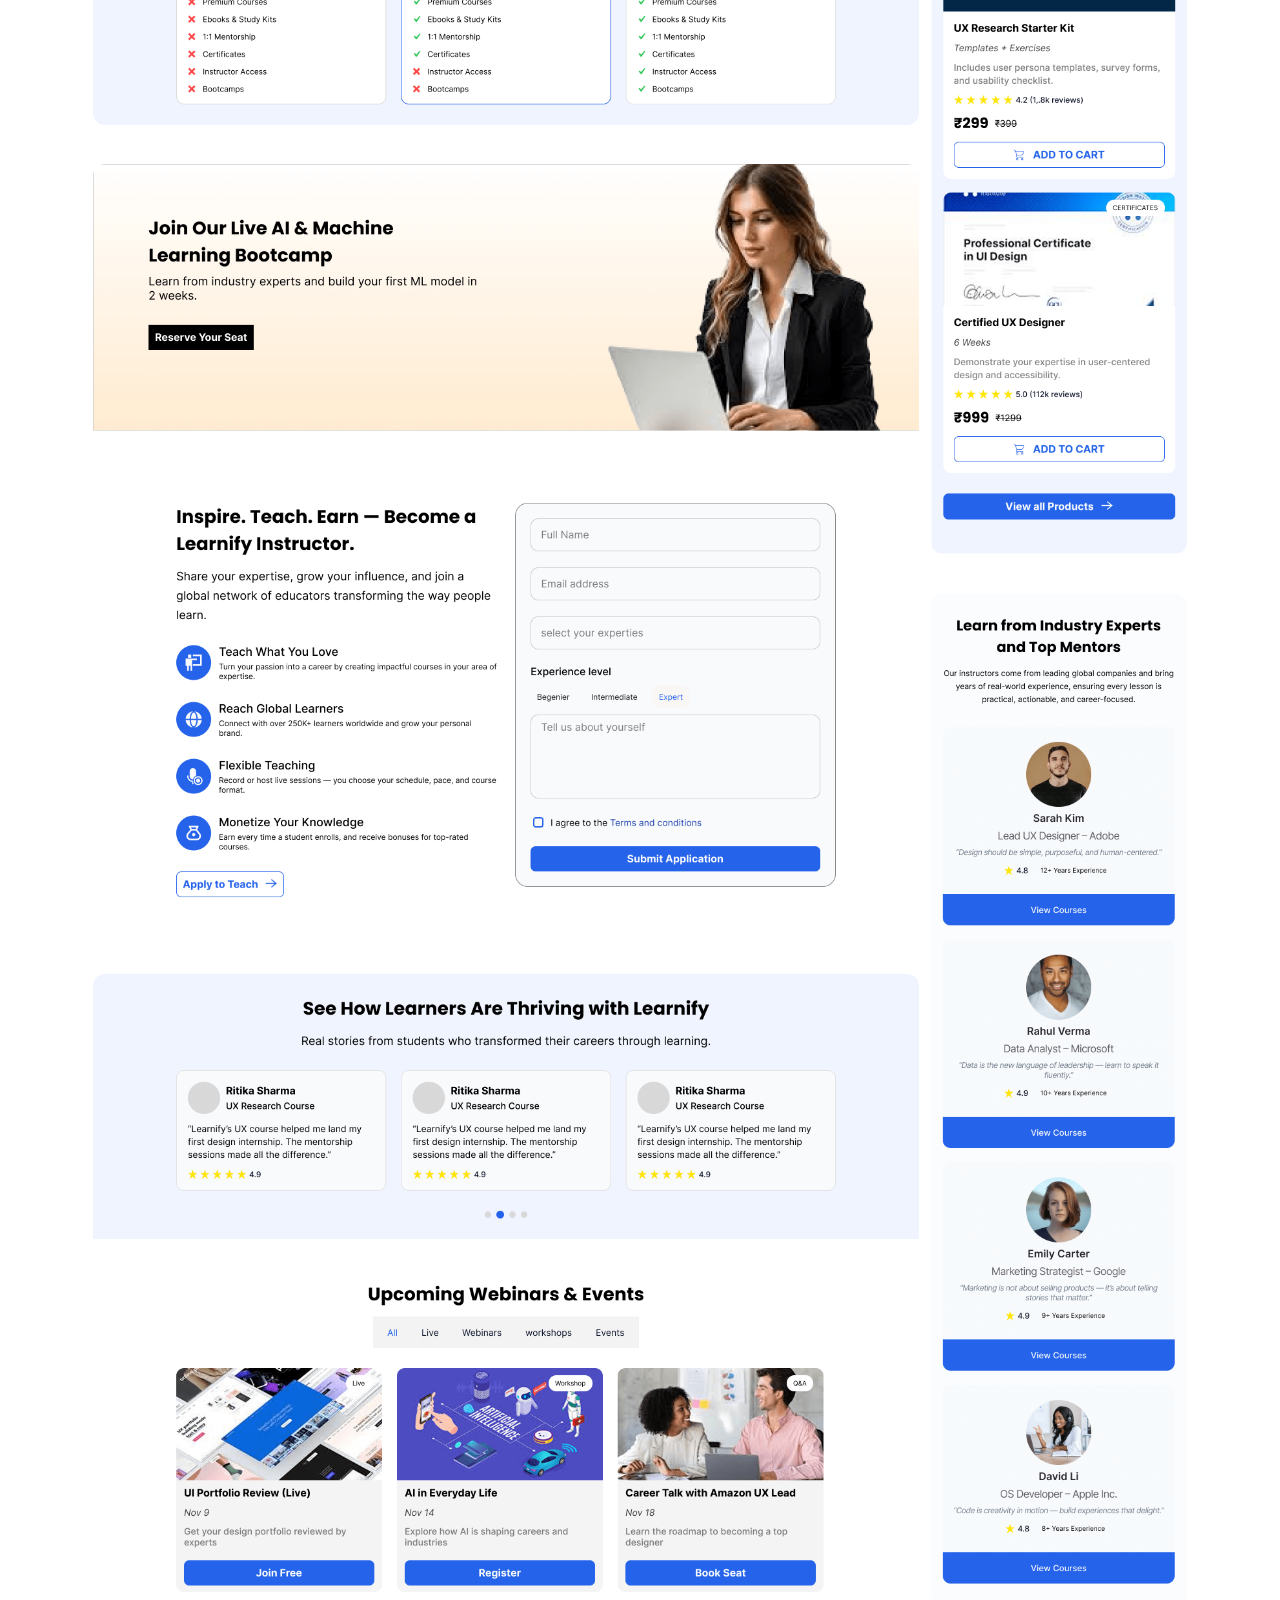
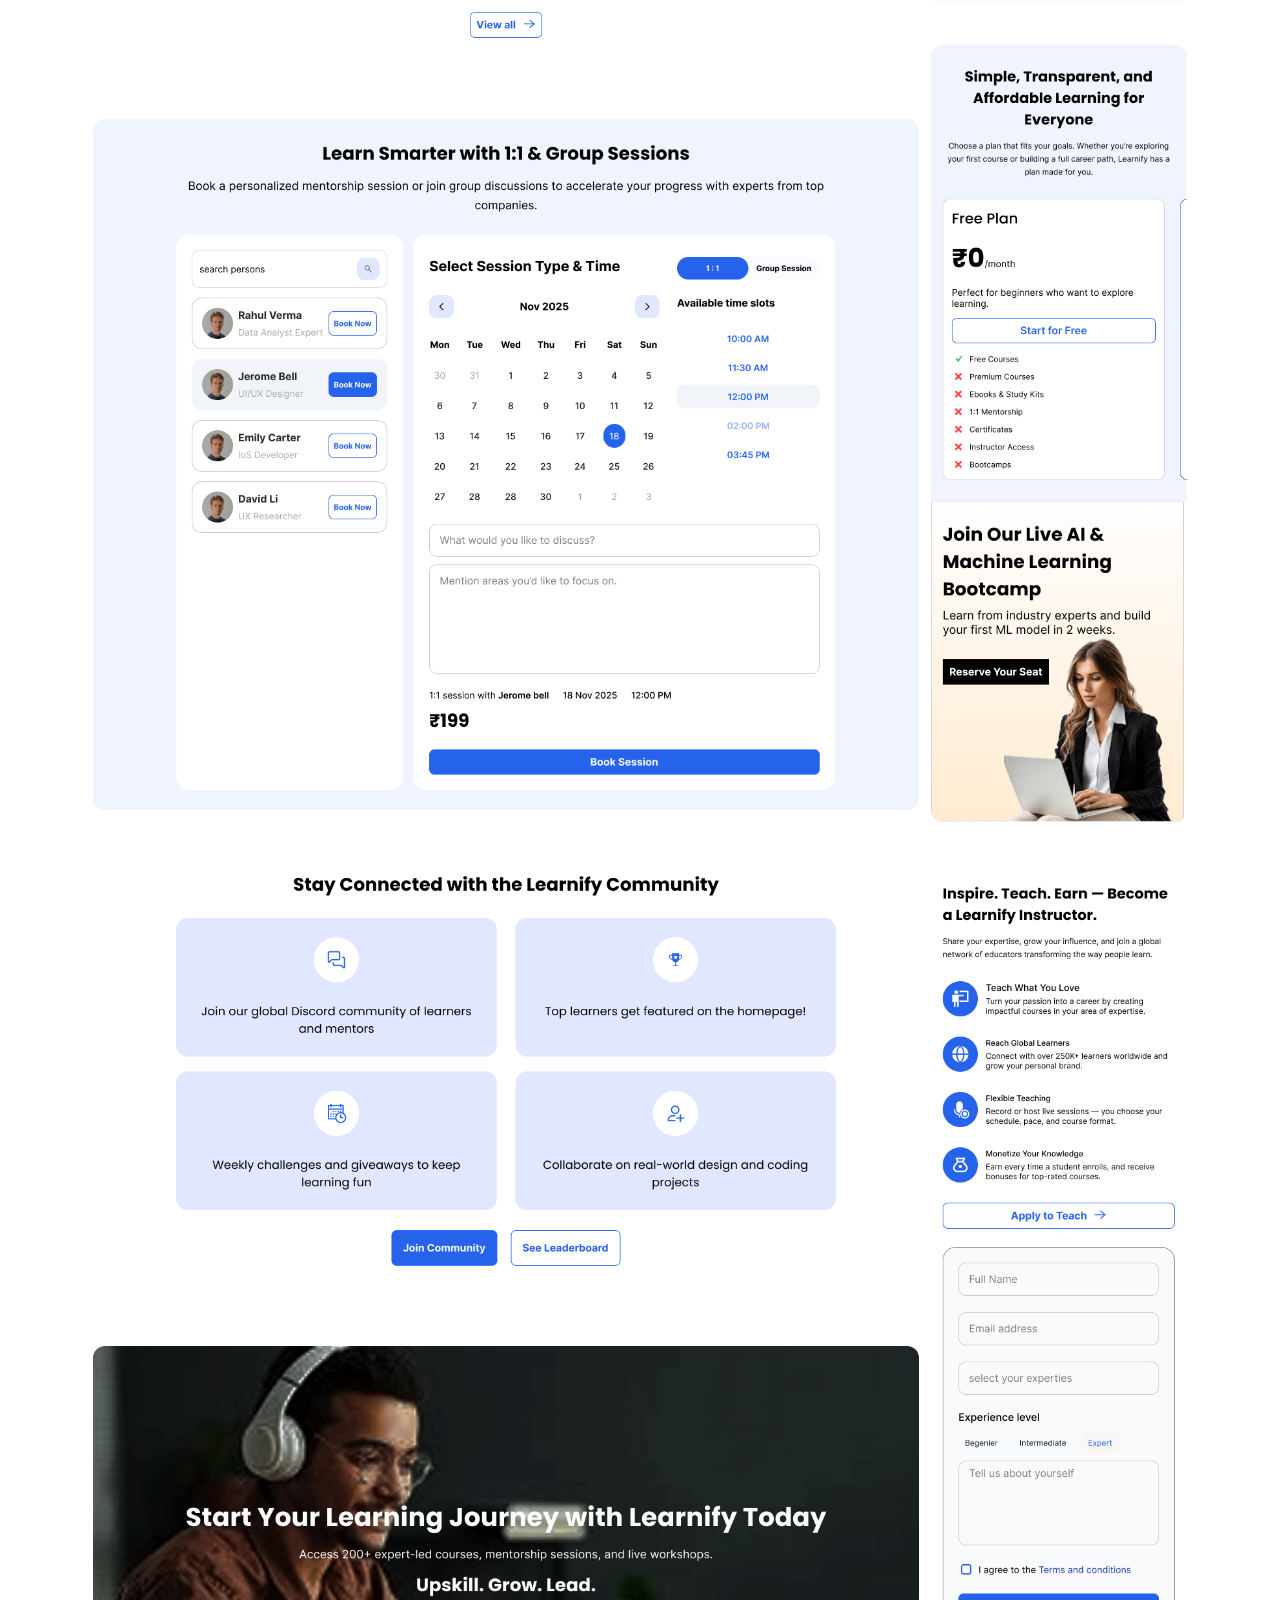
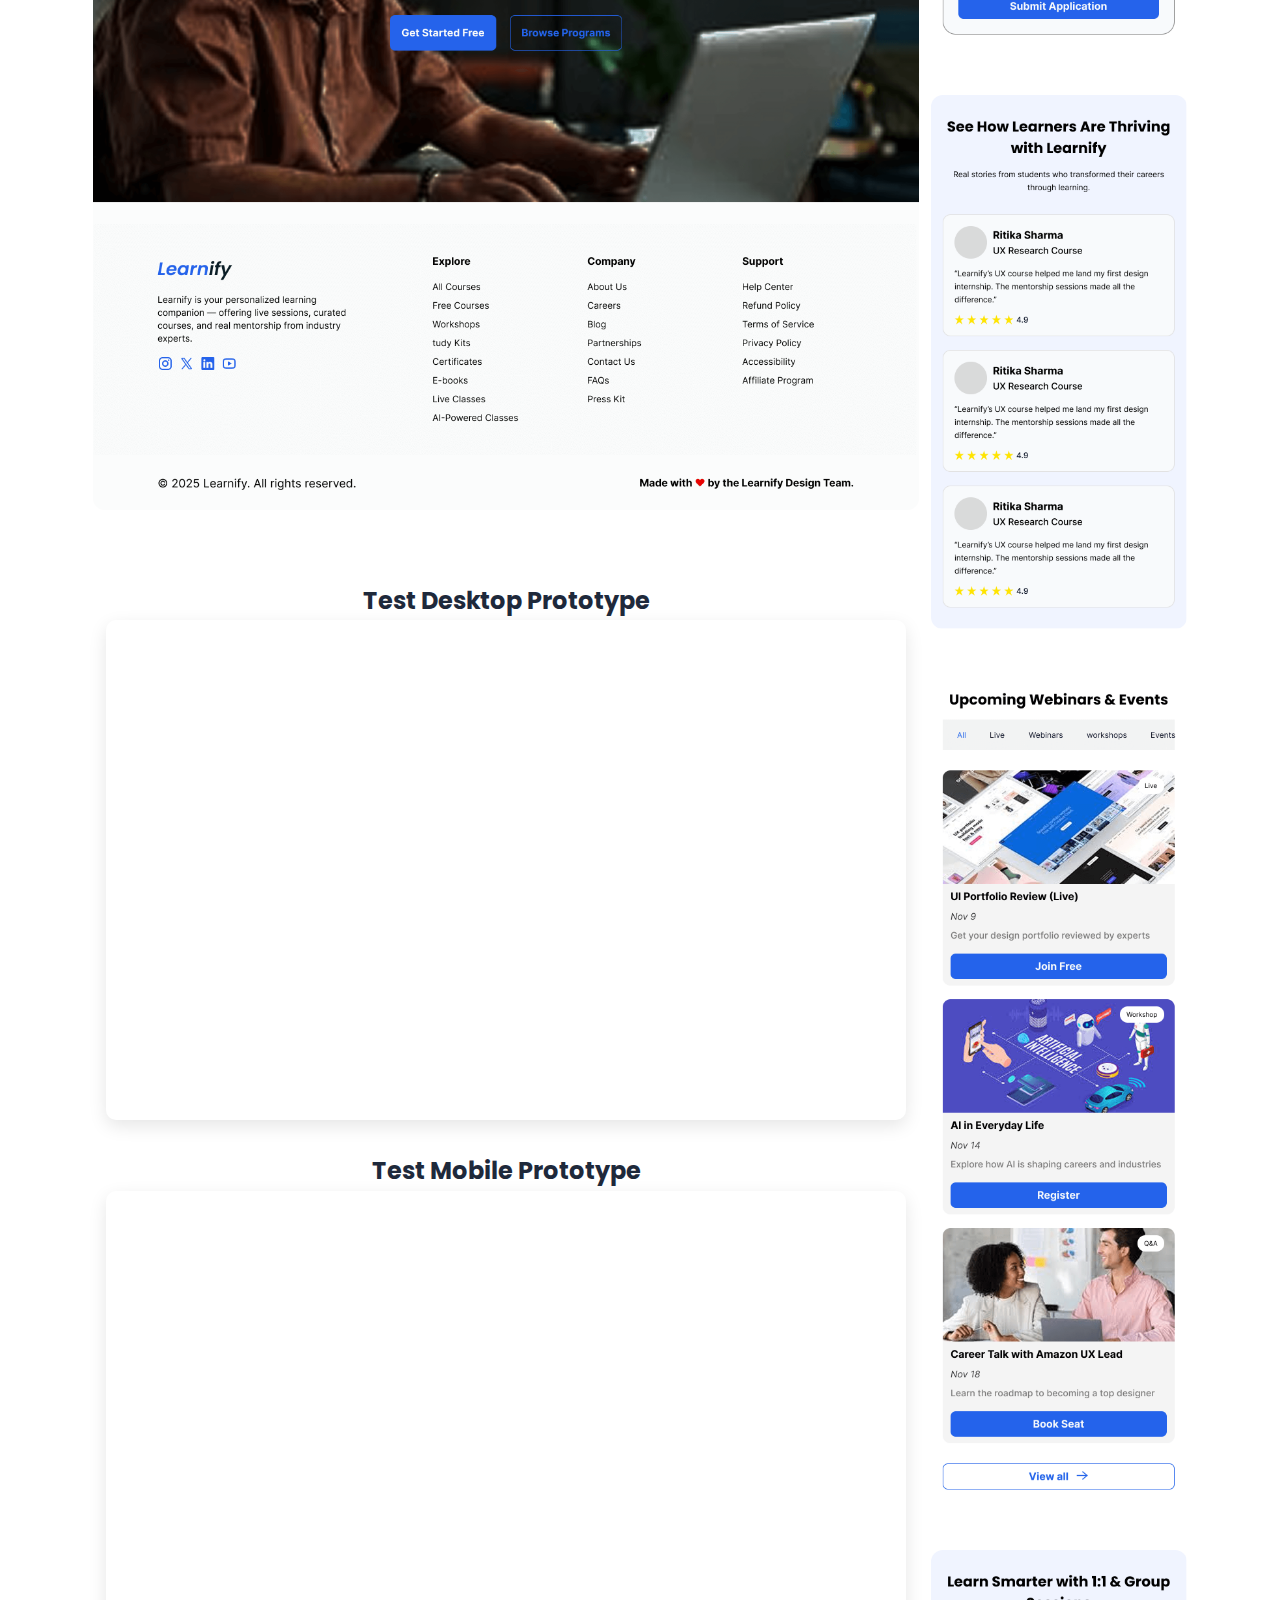
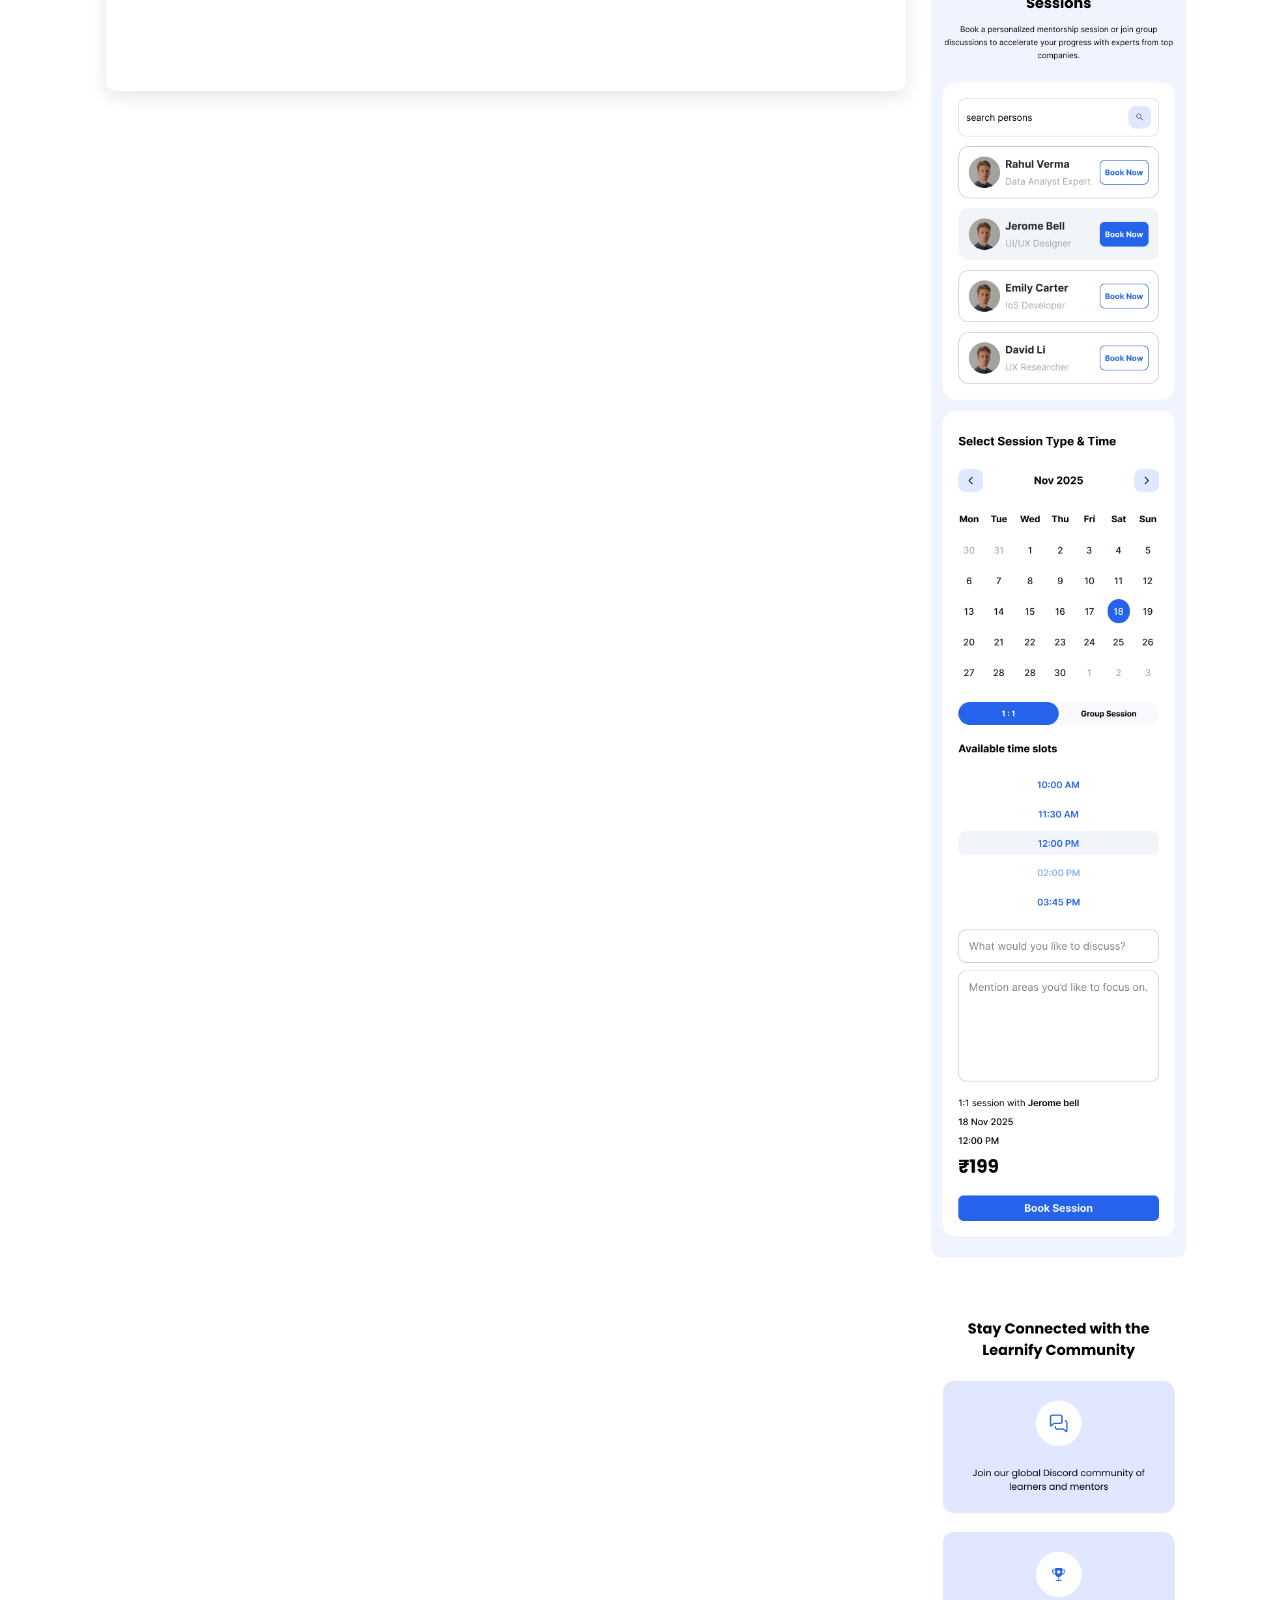
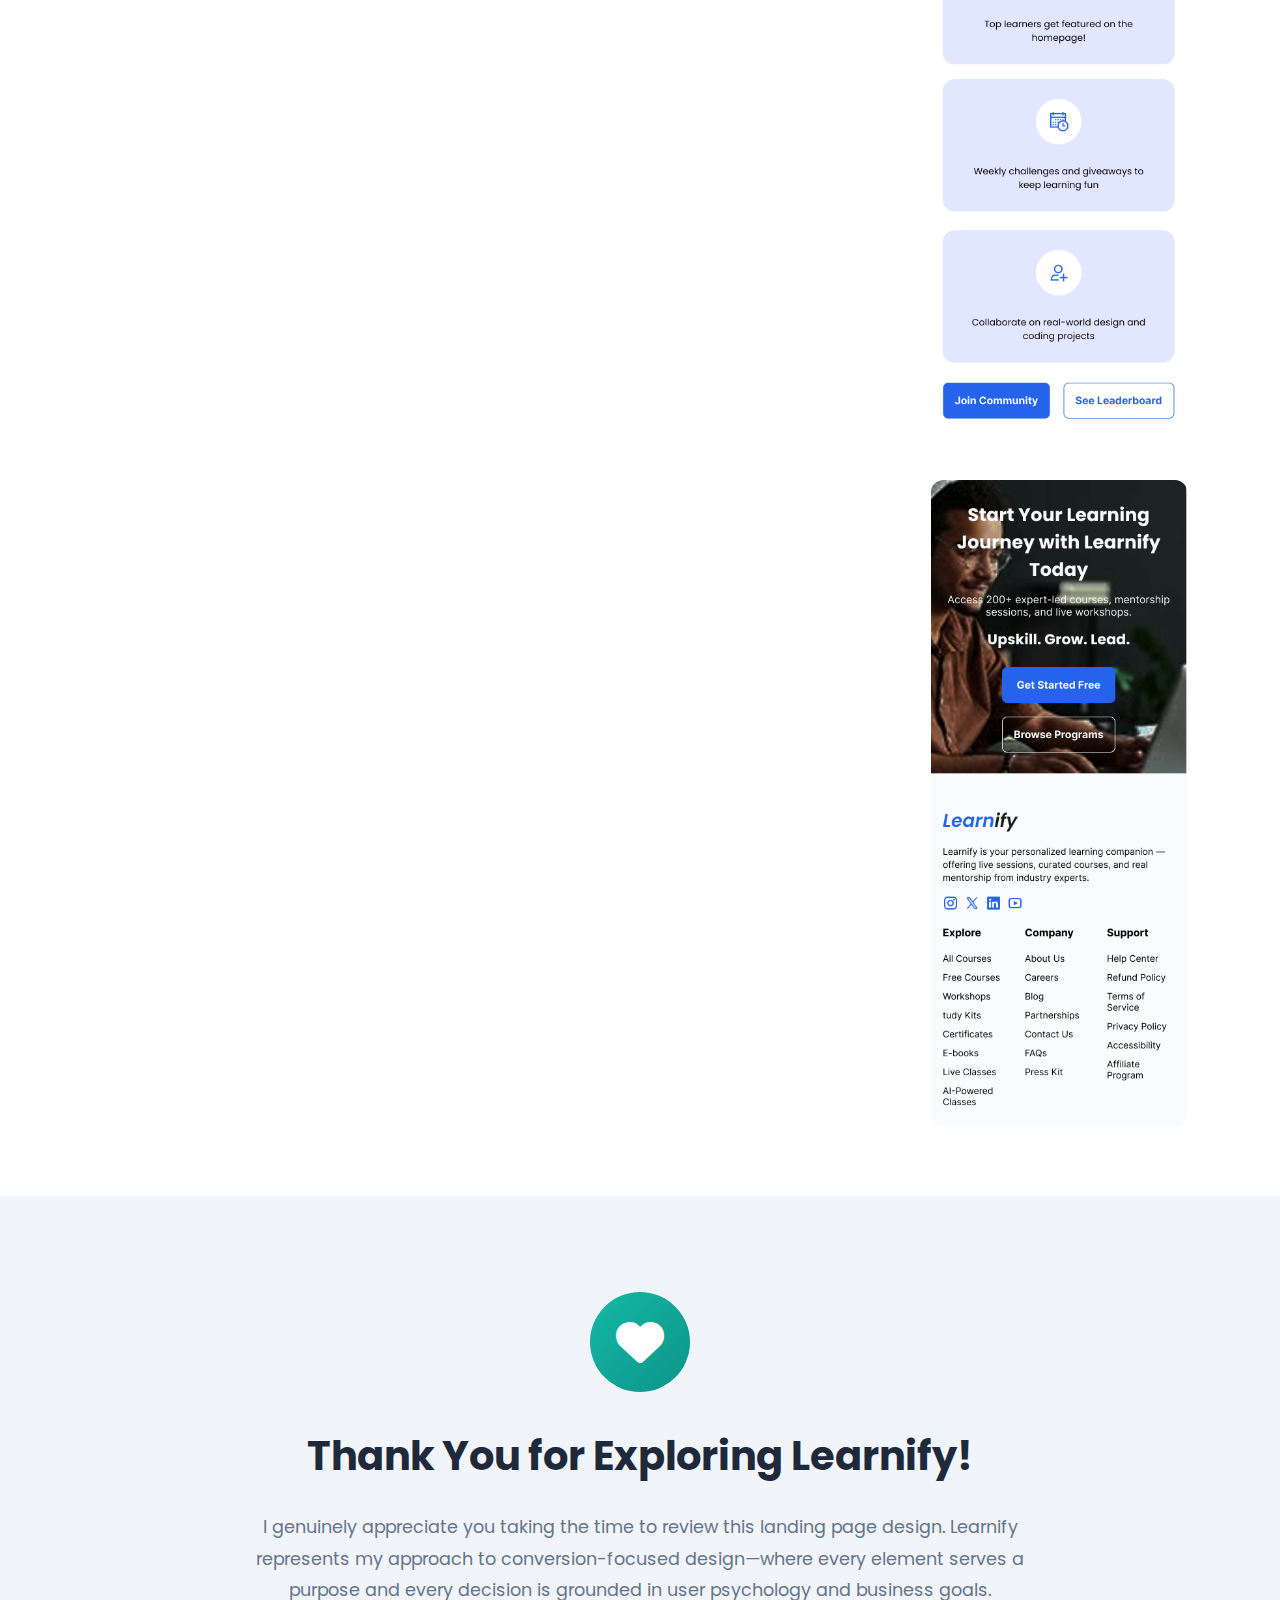
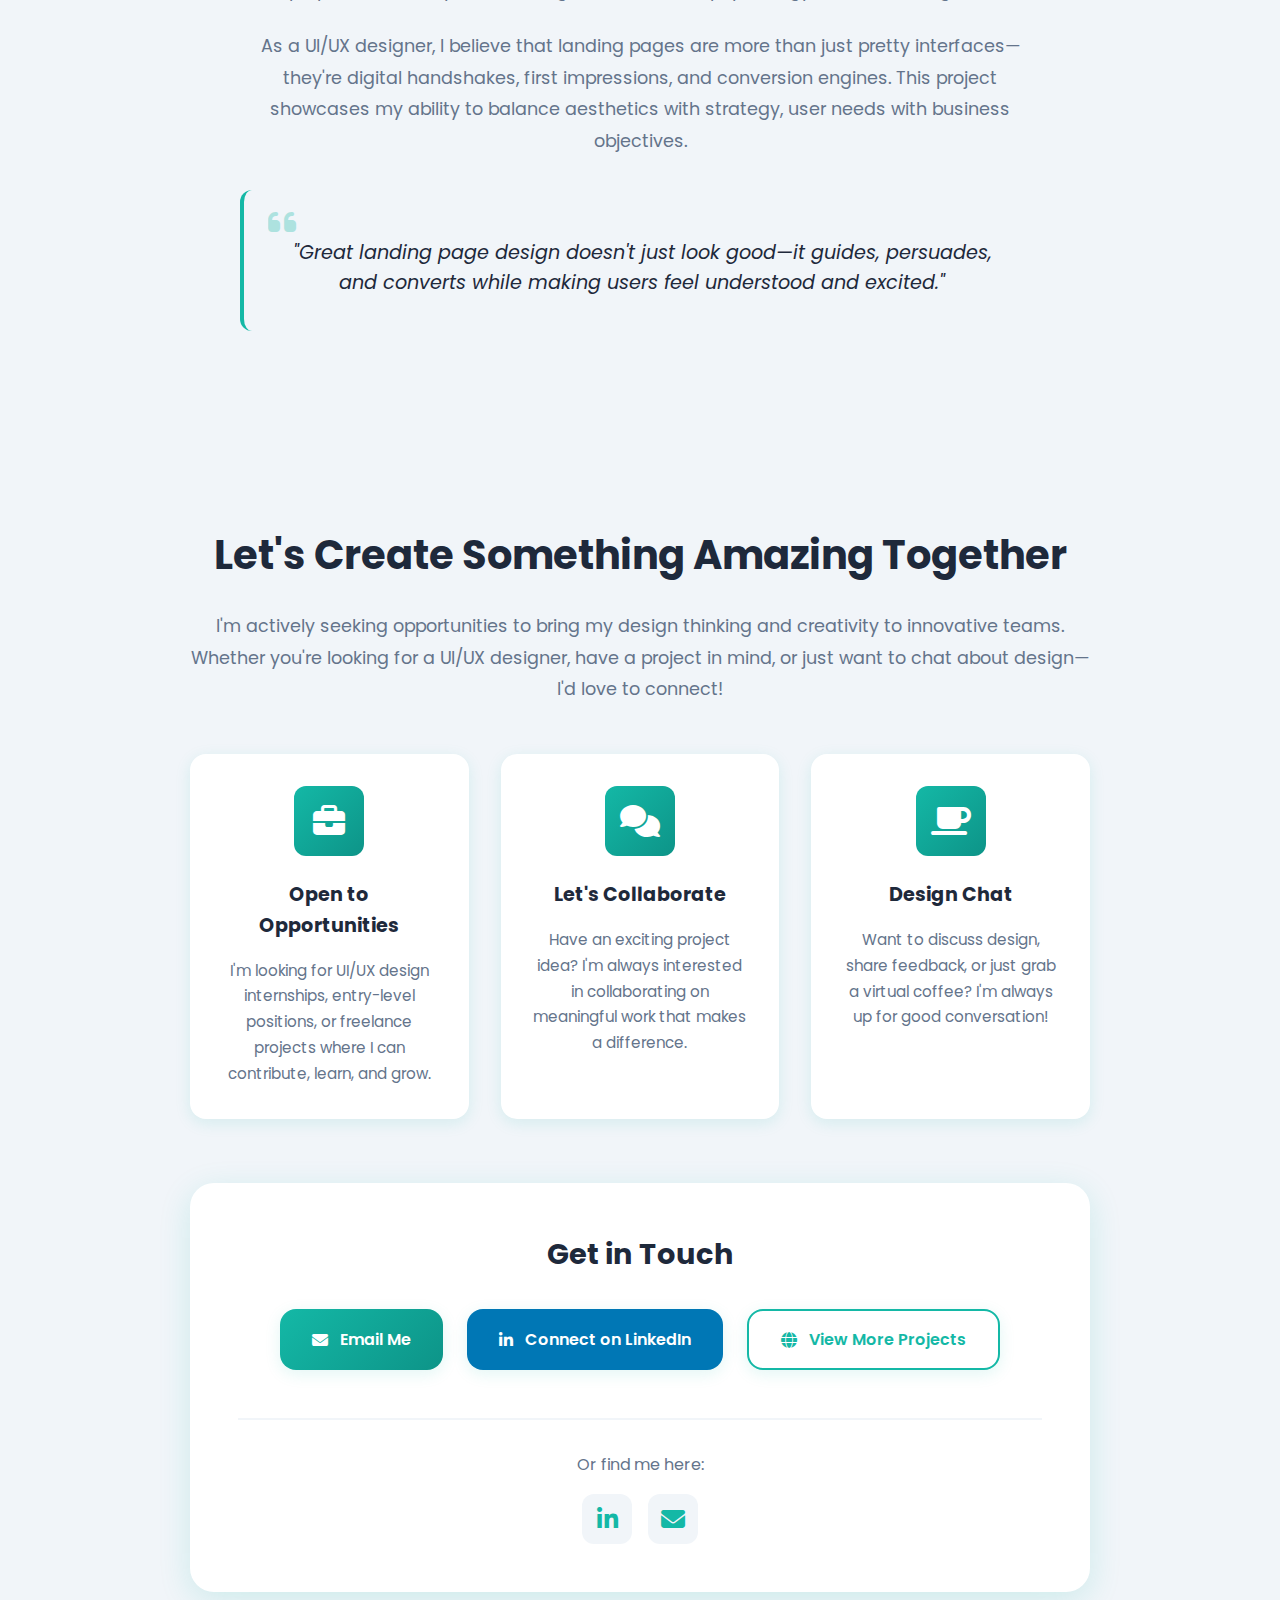
<file: learnify.html>
<!DOCTYPE html>
<html lang="en">

<head>
    <meta charset="UTF-8">
    <meta name="viewport" content="width=device-width, initial-scale=1.0">
    <title>Document</title>
    <link rel="stylesheet" href="css/learnigyofstyle.css">
    <link href="https://fonts.googleapis.com/css2?family=Poppins:wght@300;400;500;600;700&display=swap"
        rel="stylesheet">
    <link rel="stylesheet" href="https://cdnjs.cloudflare.com/ajax/libs/font-awesome/6.4.0/css/all.min.css">
</head>

<body>
    <section class="case-image">
        <img src="assets/images/learnifytop.png" alt="About" loading="lazy">
        <img src="assets/images/LA.png" alt="About" loading="lazy">
        <img src="assets/images/LB.png" alt="About" loading="lazy">
        <img src="assets/images/LC.png" alt="About" loading="lazy">
        <img src="assets/images/LD.png" alt="About" loading="lazy">
        <img src="assets/images/LE.png" alt="About" loading="lazy">

        <div class="frame-row">
            <div class="side">
                <img src="assets/images/L1.png" alt="Desktop Learnify" loading="lazy">
                <img src="assets/images/L2.png" alt="Desktop Learnify" loading="lazy">
                <img src="assets/images/L3.png" alt="Desktop Learnify" loading="lazy">
                <img src="assets/images/L4.png" alt="Desktop Learnify" loading="lazy">
                <img src="assets/images/L5.png" alt="Desktop Learnify" loading="lazy">
                <img src="assets/images/L6.png" alt="Desktop Learnify" loading="lazy">
                <img src="assets/images/L7.png" alt="Desktop Learnify" loading="lazy">
                <img src="assets/images/L8.png" alt="Desktop Learnify" loading="lazy">
                <img src="assets/images/L9.png" alt="Desktop Learnify" loading="lazy">
                <img src="assets/images/L10.png" alt="Desktop Learnify" loading="lazy">

                <div class="prototype-under-desktop">
                    <h2 class="prototype-heading">Test Desktop Prototype</h2>
                    <iframe
                        src="https://embed.figma.com/proto/QvKX9zyytd5UxPoks3FIFx/learnify?page-id=2%3A19&node-id=4-211&viewport=-14%2C804%2C0.2&scaling=scale-down&content-scaling=fixed&embed-host=share"
                        allowfullscreen style="border:none;" class="figma-embed-iframe"></iframe>
                </div>
                <div class="prototype-under-desktop">
                    <h2 class="prototype-heading">Test Mobile Prototype</h2>
                    <iframe
                        src="https://embed.figma.com/proto/QvKX9zyytd5UxPoks3FIFx/learnify?page-id=34%3A7976&node-id=34-7977&p=f&viewport=386%2C-1611%2C0.34&scaling=scale-down&content-scaling=fixed&starting-point-node-id=34%3A7977&embed-host=share"
                        allowfullscreen style="border:none;" class="figma-embed-iframe"></iframe>
                </div>
            </div>

            <div class="side mobile">
                <img src="assets/images/LM1.png" alt="Mobile Learnify" loading="lazy">
                <img src="assets/images/LM2.png" alt="Mobile Learnify" loading="lazy">
                <img src="assets/images/LM3.png" alt="Mobile Learnify" loading="lazy">
                <img src="assets/images/LM4.png" alt="Mobile Learnify" loading="lazy">
                <img src="assets/images/LM5.png" alt="Mobile Learnify" loading="lazy">
                <img src="assets/images/LM6.png" alt="Mobile Learnify" loading="lazy">
                <img src="assets/images/LM7.png" alt="Mobile Learnify" loading="lazy">
                <img src="assets/images/LM8.png" alt="Mobile Learnify" loading="lazy">
                <img src="assets/images/LM9.png" alt="Mobile Learnify" loading="lazy">
                <img src="assets/images/LM10.png" alt="Mobile Learnify" loading="lazy">
                <img src="assets/images/LM11.png" alt="Mobile Learnify" loading="lazy">

            </div>
        </div>
    </section>
    <!-- Thank You Section -->
    <section class="case-study-section thank-you-section">
        <div class="container">
            <div class="thank-you-content">
                <div class="thank-you-icon">
                    <i class="fas fa-heart"></i>
                </div>
                <h2 class="thank-you-title">Thank You for Exploring Learnify!</h2>
                <p class="thank-you-text">
                    I genuinely appreciate you taking the time to review this landing page design. Learnify
                    represents my approach to conversion-focused design—where every element serves a purpose and
                    every decision is grounded in user psychology and business goals.
                </p>
                <p class="thank-you-text">
                    As a UI/UX designer, I believe that landing pages are more than just pretty interfaces—they're
                    digital handshakes, first impressions, and conversion engines. This project showcases my ability
                    to balance aesthetics with strategy, user needs with business objectives.
                </p>
                <div class="thank-you-quote">
                    <i class="fas fa-quote-left"></i>
                    <p>
                        "Great landing page design doesn't just look good—it guides, persuades, and converts while
                        making users feel understood and excited."
                    </p>
                </div>
            </div>
        </div>
    </section>

    <!-- Let's Connect Section -->
    <section class="case-study-section connect-section">
        <div class="container">
            <div class="connect-content">
                <h2 class="connect-title">Let's Create Something Amazing Together</h2>
                <p class="connect-intro">
                    I'm actively seeking opportunities to bring my design thinking and creativity to innovative
                    teams.
                    Whether you're looking for a UI/UX designer, have a project in mind, or just want to chat about
                    design—I'd love to connect!
                </p>

                <div class="connect-cards">
                    <div class="connect-card">
                        <div class="connect-icon">
                            <i class="fas fa-briefcase"></i>
                        </div>
                        <h3>Open to Opportunities</h3>
                        <p>
                            I'm looking for UI/UX design internships, entry-level positions, or freelance projects
                            where
                            I can contribute, learn, and grow.
                        </p>
                    </div>

                    <div class="connect-card">
                        <div class="connect-icon">
                            <i class="fas fa-comments"></i>
                        </div>
                        <h3>Let's Collaborate</h3>
                        <p>
                            Have an exciting project idea? I'm always interested in collaborating on meaningful work
                            that makes a difference.
                        </p>
                    </div>

                    <div class="connect-card">
                        <div class="connect-icon">
                            <i class="fas fa-coffee"></i>
                        </div>
                        <h3>Design Chat</h3>
                        <p>
                            Want to discuss design, share feedback, or just grab a virtual coffee? I'm always up for
                            good conversation!
                        </p>
                    </div>
                </div>

                <!-- Contact Options -->
                <div class="contact-options">
                    <h3 class="contact-heading">Get in Touch</h3>
                    <div class="contact-methods">
                        <a href="mailto:shivaram.uiux.designer@gmail.com" class="contact-button email-btn">
                            <i class="fas fa-envelope"></i>
                            <span>Email Me</span>
                        </a>
                        <a href="https://linkedin.com/in/shivaramprasaduiuxdesigner"
                            class="contact-button linkedin-btn">
                            <i class="fab fa-linkedin-in"></i>
                            <span>Connect on LinkedIn</span>
                        </a>
                        <a href="index.html" class="contact-button portfolio-btn">
                            <i class="fas fa-globe"></i>
                            <span>View More Projects</span>
                        </a>
                    </div>

                    <div class="social-links-footer">
                        <p class="social-text">Or find me here:</p>
                        <div class="social-icons">
                            <a href="https://linkedin.com/in/shivaramprasaduiuxdesigner" class="social-icon"
                                aria-label="LinkedIn">
                                <i class="fab fa-linkedin-in"></i>
                            </a>
                            <!-- <a href="#" class="social-icon" aria-label="Behance">
                                    <i class="fab fa-behance"></i>
                                </a>
                                <a href="#" class="social-icon" aria-label="Dribbble">
                                    <i class="fab fa-dribbble"></i>
                                </a>
                            -->
                            <a href="mailto:shivaram.uiux.designer@gmail.com" class="social-icon" aria-label="Email">
                                <i class="fas fa-envelope"></i>
                            </a>
                        </div>
                    </div>
                </div>
            </div>
        </div>
    </section>

    <!-- More Projects Section -->
    <section class="case-study-section more-projects-section">
        <div class="container">
            <h2 class="section-title">Explore More of My Work</h2>
            <p class="section-intro">
                Curious about my other projects? Here are some more designs I've worked on:
            </p>

            <div class="projects-grid">
                <a href="Nutrimeals.html" class="project-preview">
                    <div class="project-preview-image">
                        <i class="fas fa-mobile-alt"></i>
                        <span>NutriMeals</span>
                    </div>
                    <div class="project-preview-content">
                        <h3>NutriMeals – Healthy Meal App</h3>
                        <p>Mobile app design for meal planning and healthy food subscriptions</p>
                        <span class="view-project">View Case Study <i class="fas fa-arrow-right"></i></span>
                    </div>
                </a>

                <a href="Fintrack.html" class="project-preview">
                    <div class="project-preview-image">
                        <i class="fas fa-dollar"></i>
                        <span>Fintrack</span>
                    </div>
                    <div class="project-preview-content">
                        <h3>FINTRACK – Personal Finance App</h3>
                        <p>Designed a comprehensive personal finance management app that makes money tracking</p>
                        <span class="view-project">View Case Study <i class="fas fa-arrow-right"></i></span>
                    </div>
                </a>




                </div>
            </div>
    </section>

    <!-- Final CTA Section -->
    <section class="case-study-section final-cta">
        <div class="container">
            <div class="cta-content">
                <h2>Ready to Work Together?</h2>
                <p>Let's bring your ideas to life—one pixel at a time.</p>
                <a href="mailto:nuthanneelakantam1811@gmail.com" class="cta-button">
                    Start a Conversation <i class="fas fa-paper-plane"></i>
                </a>
            </div>
        </div>
    </section>

    </body1>
</body>

</html>
</file>
<file: css/fintrackofstyle.css>
.case-image {
    width: 100%;
    display: flex;
    flex-direction: column;
    /* forces vertical stacking */
    align-items: center;
    /* centers horizontally */
    padding: 0 5vw;
    /* adds side space */
    box-sizing: border-box;
}

.case-image img {
    width: 100%;
    max-width: 1200px;
    /* optional: to control max size */
    margin-bottom: 2rem;
    /* space between images */
    border-radius: 12px;
    /* optional: rounded corners */
}

.figma-embed-wrapper {
  width: 100vw;
  height: 100vh;
  padding: 20px 100px; /* padding left and right */
  box-sizing: border-box; /* include padding inside width */
}
  .prototype-under-desktop {
     width: 100%;
     margin-top: 2rem;
     display: flex;
     flex-direction: column;
     align-items: center;
 }

 .prototype-under-desktop iframe {
     width: 100%;
     max-width: 1200px;
     height: 500px;
     border: none;
     border-radius: 10px;
     box-shadow: 0 6px 18px rgba(0, 0, 0, 0.1);
 }


/* ===========================
   Case Study Ending Sections CSS
   =========================== */

/* Color Variables - Matching Portfolio Theme */
:root {
    --primary-teal: #14b8a6;
    --primary-teal-dark: #0d9488;
    --primary-teal-light: #5eead4;
    --accent-teal: #2dd4bf;
    --white: #ffffff;
    --off-white: #f8fafc;
    --light-gray: #f1f5f9;
    --medium-gray: #cbd5e1;
    --dark-gray: #475569;
    --text-primary: #1e293b;
    --text-secondary: #64748b;

    --gradient-primary: linear-gradient(135deg, #14b8a6 0%, #0d9488 100%);
    --gradient-light: linear-gradient(135deg, #5eead4 0%, #14b8a6 100%);

    --shadow-sm: 0 2px 8px rgba(20, 184, 166, 0.08);
    --shadow-md: 0 4px 16px rgba(20, 184, 166, 0.12);
    --shadow-lg: 0 8px 32px rgba(20, 184, 166, 0.16);
    --shadow-xl: 0 16px 48px rgba(20, 184, 166, 0.2);

    --radius-sm: 8px;
    --radius-md: 12px;
    --radius-lg: 16px;
    --radius-xl: 24px;
}

* {
    margin: 0;
    padding: 0;
    box-sizing: border-box;
}

body {
    font-family: 'Poppins', sans-serif;
    color: var(--text-primary);
    background-color: var(--white);
    line-height: 1.6;
}

.container {
    max-width: 1100px;
    margin: 0 auto;
    padding: 0 2rem;
}

/* ===========================
   Section Base Styles
   =========================== */
.case-study-section {
    padding: 5rem 0;
    position: relative;
}

.case-study-section:nth-child(even) {
    background-color: var(--light-gray);
}

.section-icon {
    width: 80px;
    height: 80px;
    background: var(--gradient-primary);
    border-radius: var(--radius-lg);
    display: flex;
    align-items: center;
    justify-content: center;
    margin: 0 auto 2rem;
    box-shadow: var(--shadow-lg);
}

.section-icon i {
    font-size: 2.5rem;
    color: var(--white);
}

.section-title {
    font-size: 2.5rem;
    font-weight: 700;
    text-align: center;
    margin-bottom: 1.5rem;
    color: var(--text-primary);
}

.section-intro {
    font-size: 1.2rem;
    text-align: center;
    color: var(--text-secondary);
    max-width: 800px;
    margin: 0 auto 3rem;
    line-height: 1.8;
}


/* ===========================
   Thank You Section
   =========================== */
.thank-you-section {
    background: var(--white);
    padding: 6rem 0;
}

.thank-you-content {
    max-width: 800px;
    margin: 0 auto;
    text-align: center;
}

.thank-you-icon {
    width: 100px;
    height: 100px;
    background: var(--gradient-primary);
    border-radius: 50%;
    display: flex;
    align-items: center;
    justify-content: center;
    margin: 0 auto 2rem;
    animation: heartbeat 2s infinite;
}

@keyframes heartbeat {

    0%,
    100% {
        transform: scale(1);
    }

    10%,
    30% {
        transform: scale(1.1);
    }

    20%,
    40% {
        transform: scale(1.05);
    }
}

.thank-you-icon i {
    font-size: 3rem;
    color: var(--white);
}

.thank-you-title {
    font-size: 2.5rem;
    font-weight: 700;
    margin-bottom: 1.5rem;
    color: var(--text-primary);
}

.thank-you-text {
    font-size: 1.1rem;
    line-height: 1.8;
    color: var(--text-secondary);
    margin-bottom: 1.5rem;
}

.thank-you-quote {
    background: var(--light-gray);
    padding: 2rem;
    border-left: 4px solid var(--primary-teal);
    border-radius: var(--radius-md);
    margin-top: 2rem;
    position: relative;
}

.thank-you-quote i {
    font-size: 2rem;
    color: var(--primary-teal);
    opacity: 0.3;
    position: absolute;
    top: 1rem;
    left: 1.5rem;
}

.thank-you-quote p {
    font-size: 1.2rem;
    font-style: italic;
    color: var(--text-primary);
    margin-top: 1rem;
}

/* ===========================
   Let's Connect Section
   =========================== */
.connect-section {
    background: var(--light-gray);
    padding: 6rem 0;
}

.connect-content {
    max-width: 900px;
    margin: 0 auto;
}

.connect-title {
    font-size: 2.5rem;
    font-weight: 700;
    text-align: center;
    margin-bottom: 1.5rem;
    color: var(--text-primary);
}

.connect-intro {
    font-size: 1.1rem;
    text-align: center;
    color: var(--text-secondary);
    line-height: 1.8;
    margin-bottom: 3rem;
}

.connect-cards {
    display: grid;
    grid-template-columns: repeat(auto-fit, minmax(250px, 1fr));
    gap: 2rem;
    margin-bottom: 4rem;
}

.connect-card {
    background: var(--white);
    padding: 2rem;
    border-radius: var(--radius-lg);
    text-align: center;
    box-shadow: var(--shadow-md);
    transition: all 0.3s ease;
}

.connect-card:hover {
    transform: translateY(-8px);
    box-shadow: var(--shadow-xl);
}

.connect-icon {
    width: 70px;
    height: 70px;
    background: var(--gradient-primary);
    border-radius: var(--radius-md);
    display: flex;
    align-items: center;
    justify-content: center;
    margin: 0 auto 1.5rem;
}

.connect-icon i {
    font-size: 2rem;
    color: var(--white);
}

.connect-card h3 {
    font-size: 1.2rem;
    margin-bottom: 1rem;
    color: var(--text-primary);
}

.connect-card p {
    font-size: 0.95rem;
    line-height: 1.7;
    color: var(--text-secondary);
}

/* Contact Options */
.contact-options {
    background: var(--white);
    padding: 3rem;
    border-radius: var(--radius-xl);
    box-shadow: var(--shadow-lg);
    text-align: center;
}

.contact-heading {
    font-size: 1.8rem;
    margin-bottom: 2rem;
    color: var(--text-primary);
}

.contact-methods {
    display: flex;
    justify-content: center;
    gap: 1.5rem;
    flex-wrap: wrap;
    margin-bottom: 3rem;
}

.contact-button {
    display: inline-flex;
    align-items: center;
    gap: 0.75rem;
    padding: 1rem 2rem;
    border-radius: var(--radius-lg);
    font-weight: 600;
    font-size: 1rem;
    text-decoration: none;
    transition: all 0.3s ease;
    box-shadow: var(--shadow-md);
}

.contact-button:hover {
    transform: translateY(-3px);
    box-shadow: var(--shadow-xl);
}

.email-btn {
    background: var(--gradient-primary);
    color: var(--white);
}

.linkedin-btn {
    background: #0077b5;
    color: var(--white);
}

.portfolio-btn {
    background: var(--white);
    color: var(--primary-teal);
    border: 2px solid var(--primary-teal);
}

.portfolio-btn:hover {
    background: var(--primary-teal);
    color: var(--white);
}

.social-links-footer {
    margin-top: 2rem;
    padding-top: 2rem;
    border-top: 2px solid var(--light-gray);
}

.social-text {
    font-size: 1rem;
    color: var(--text-secondary);
    margin-bottom: 1rem;
}

.social-icons {
    display: flex;
    justify-content: center;
    gap: 1rem;
}

.social-icon {
    width: 50px;
    height: 50px;
    background: var(--light-gray);
    border-radius: var(--radius-md);
    display: flex;
    align-items: center;
    justify-content: center;
    font-size: 1.5rem;
    color: var(--primary-teal);
    text-decoration: none;
    transition: all 0.3s ease;
}

.social-icon:hover {
    background: var(--gradient-primary);
    color: var(--white);
    transform: translateY(-3px);
}

/* ===========================
   More Projects Section
   =========================== */
.more-projects-section {
    background: var(--white);
}

.projects-grid {
    display: grid;
    grid-template-columns: repeat(auto-fit, minmax(350px, 1fr));
    gap: 2rem;
    margin-top: 3rem;
}

.project-preview {
    background: var(--white);
    border-radius: var(--radius-xl);
    overflow: hidden;
    box-shadow: var(--shadow-md);
    transition: all 0.3s ease;
    text-decoration: none;
    display: block;
}

.project-preview:hover {
    transform: translateY(-10px);
    box-shadow: var(--shadow-xl);
}

.project-preview-image {
    height: 250px;
    background: var(--gradient-light);
    display: flex;
    flex-direction: column;
    align-items: center;
    justify-content: center;
    gap: 1rem;
}

.project-preview-image.coming-soon {
    background: var(--light-gray);
}

.project-preview-image i {
    font-size: 4rem;
    color: var(--white);
}

.coming-soon i {
    color: var(--primary-teal);
}

.project-preview-image span {
    font-size: 1.5rem;
    font-weight: 600;
    color: var(--white);
}

.coming-soon span {
    color: var(--primary-teal);
}

.project-preview-content {
    padding: 2rem;
}

.project-preview-content h3 {
    font-size: 1.3rem;
    margin-bottom: 0.75rem;
    color: var(--text-primary);
}

.project-preview-content p {
    font-size: 0.95rem;
    line-height: 1.7;
    color: var(--text-secondary);
    margin-bottom: 1rem;
}

.view-project {
    display: inline-flex;
    align-items: center;
    gap: 0.5rem;
    color: var(--primary-teal);
    font-weight: 600;
    font-size: 0.95rem;
}

.view-project i {
    transition: transform 0.3s ease;
}

.project-preview:hover .view-project i {
    transform: translateX(5px);
}

/* ===========================
   Final CTA Section
   =========================== */
.final-cta {
    background: var(--gradient-primary);
    padding: 5rem 0;
}

.cta-content {
    text-align: center;
    color: var(--white);
}

.cta-content h2 {
    font-size: 2.5rem;
    font-weight: 700;
    margin-bottom: 1rem;
}

.cta-content p {
    font-size: 1.2rem;
    margin-bottom: 2rem;
    opacity: 0.95;
}

.cta-button {
    display: inline-flex;
    align-items: center;
    gap: 0.75rem;
    padding: 1.25rem 2.5rem;
    background: var(--white);
    color: var(--primary-teal);
    font-weight: 600;
    font-size: 1.1rem;
    border-radius: var(--radius-lg);
    text-decoration: none;
    box-shadow: var(--shadow-xl);
    transition: all 0.3s ease;
}

.cta-button:hover {
    transform: translateY(-3px);
    box-shadow: 0 12px 40px rgba(0, 0, 0, 0.2);
}

/* ===========================
   Responsive Design
   =========================== */
@media (max-width: 768px) {
    .section-title {
        font-size: 2rem;
    }

    .section-intro {
        font-size: 1rem;
    }

    .learnings-grid,
    .future-grid,
    .impact-grid {
        grid-template-columns: 1fr;
    }

    .connect-cards {
        grid-template-columns: 1fr;
    }

    .contact-methods {
        flex-direction: column;
        align-items: stretch;
    }

    .contact-button {
        justify-content: center;
    }

    .projects-grid {
        grid-template-columns: 1fr;
    }

    .thank-you-title,
    .connect-title,
    .cta-content h2 {
        font-size: 2rem;
    }

    .case-study-section {
        padding: 3rem 0;
    }
}

@media (max-width: 480px) {
    .container {
        padding: 0 1rem;
    }

    .section-title {
        font-size: 1.75rem;
    }

    .learning-card,
    .future-card,
    .connect-card {
        padding: 1.5rem;
    }

    .contact-options {
        padding: 2rem 1.5rem;
    }
}

/* ===========================
   Animations
   =========================== */
@keyframes fadeInUp {
    from {
        opacity: 0;
        transform: translateY(30px);
    }

    to {
        opacity: 1;
        transform: translateY(0);
    }
}

.fade-in-up {
    animation: fadeInUp 0.6s ease;
}
</file>
<file: css/learnigyofstyle.css>
/* body {
            margin: 50px 100px;
            padding: 0;
            background-color: #000000;
             optional - black background 
             display: flex;
            flex-direction: column;
            align-items: center;
        }
*/

 img {
     max-width: 100%;
     height: auto;
     /* keeps proportions correct */
     object-fit: contain;
     /* no cropping */
     margin: 0% 0;
     /* spacing between images */
     display: green;
 }

 .case-image {
     width: 100%;
     display: flex;
     flex-direction: column;
     /* forces vertical stacking */
     align-items: center;
     /* centers horizontally */
     padding: 0 5vw;
     /* adds side space */
     box-sizing: border-box;
 }

 .case-image img {
     width: 100%;
     max-width: 1200px;
     /* optional: to control max size */
     margin-bottom: 2rem;
     /* space between images */
     border-radius: 12px;
     /* optional: rounded corners */
 }

 .frame-row {
     display: flex;
     justify-content: center;
     align-items: flex-start;
     margin-bottom: 2px;
     gap: 12px;
     padding: 29px;
     /* space between columns */
 }

 .side {
     flex: 1;
     max-width: 80%;
     background-color: white;
 }

 .side.mobile {
     flex: 1;
     /* mobile takes 1 part */
     max-width: 20vw;
     /* maximum width 25% of viewport */
 }

 img.side.side.mobile {
     width: 100%;
     height: auto;
     object-fit: contain;
 }

 @media (max-width: 900px) {
     .frame-row {
         flex-direction: column;
         gap: 0px;
     }

     .side {
         max-width: 100%;
     }
 }

 .prototype-under-desktop {
     width: 100%;
     margin-top: 2rem;
     display: flex;
     flex-direction: column;
     align-items: center;
 }

 .prototype-under-desktop iframe {
     width: 100%;
     max-width: 800px;
     height: 500px;
     border: none;
     border-radius: 10px;
     box-shadow: 0 6px 18px rgba(0, 0, 0, 0.1);
 }



 /* ===========================
   Case Study Ending Sections CSS
   =========================== */

 /* Color Variables - Matching Portfolio Theme */
 :root {
     --primary-teal: #14b8a6;
     --primary-teal-dark: #0d9488;
     --primary-teal-light: #5eead4;
     --accent-teal: #2dd4bf;
     --white: #ffffff;
     --off-white: #f8fafc;
     --light-gray: #f1f5f9;
     --medium-gray: #cbd5e1;
     --dark-gray: #475569;
     --text-primary: #1e293b;
     --text-secondary: #64748b;

     --gradient-primary: linear-gradient(135deg, #14b8a6 0%, #0d9488 100%);
     --gradient-light: linear-gradient(135deg, #5eead4 0%, #14b8a6 100%);

     --shadow-sm: 0 2px 8px rgba(20, 184, 166, 0.08);
     --shadow-md: 0 4px 16px rgba(20, 184, 166, 0.12);
     --shadow-lg: 0 8px 32px rgba(20, 184, 166, 0.16);
     --shadow-xl: 0 16px 48px rgba(20, 184, 166, 0.2);

     --radius-sm: 8px;
     --radius-md: 12px;
     --radius-lg: 16px;
     --radius-xl: 24px;
 }

 * {
     margin: 0;
     padding: 0;
     box-sizing: border-box;
 }

 body {
     font-family: 'Poppins', sans-serif;
     color: var(--text-primary);
     background-color: var(--white);
     line-height: 1.6;
 }

 .container {
     max-width: 12200px;
     margin: 0 0px;
     padding: 0 2rem;
 }

 /* ===========================
   Section Base Styles
   =========================== */
 .case-study-section {
     padding: 5rem 0;
     position: relative;
 }

 .case-study-section:nth-child(even) {
     background-color: var(--light-gray);
 }

 .section-icon {
     width: 80px;
     height: 80px;
     background: var(--gradient-primary);
     border-radius: var(--radius-lg);
     display: flex;
     align-items: center;
     justify-content: center;
     margin: 0 auto 2rem;
     box-shadow: var(--shadow-lg);
 }

 .section-icon i {
     font-size: 2.5rem;
     color: var(--white);
 }

 .section-title {
     font-size: 2.5rem;
     font-weight: 700;
     text-align: center;
     margin-bottom: 1.5rem;
     color: var(--text-primary);
 }

 .section-intro {
     font-size: 1.2rem;
     text-align: center;
     color: var(--text-secondary);
     max-width: 800px;
     margin: 0 auto 3rem;
     line-height: 1.8;
 }


 /* ===========================
   Key Learnings Section
   =========================== */
 /*.key-learnings {
    background: var(--white);
}

.learnings-grid {
    display: grid;
    grid-template-columns: repeat(auto-fit, minmax(280px, 1fr));
    gap: 2rem;
    margin-top: 3rem;
}

.learning-card {
    background: var(--white);
    padding: 2rem;
    border-radius: var(--radius-lg);
    box-shadow: var(--shadow-md);
    transition: all 0.3s ease;
    position: relative;
    border-top: 4px solid var(--primary-teal);
}

.learning-card:hover {
    transform: translateY(-8px);
    box-shadow: var(--shadow-xl);
}

.learning-number {
    position: absolute;
    top: -20px;
    right: 20px;
    width: 50px;
    height: 50px;
    background: var(--gradient-primary);
    border-radius: 50%;
    display: flex;
    align-items: center;
    justify-content: center;
    font-size: 1.2rem;
    font-weight: 700;
    color: var(--white);
    box-shadow: var(--shadow-md);
}

.learning-card h3 {
    font-size: 1.3rem;
    margin-bottom: 1rem;
    color: var(--text-primary);
}

.learning-card p {
    font-size: 1rem;
    line-height: 1.8;
    color: var(--text-secondary);
}

/* ===========================
   Challenges Section
   =========================== */
 /*.challenges-section {
    background: var(--light-gray);
}

.challenges-list {
    display: flex;
    flex-direction: column;
    gap: 2rem;
    max-width: 900px;
    margin: 0 auto;
}

.challenge-item {
    background: var(--white);
    border-radius: var(--radius-lg);
    overflow: hidden;
    box-shadow: var(--shadow-md);
    transition: all 0.3s ease;
}

.challenge-item:hover {
    box-shadow: var(--shadow-xl);
}

.challenge-header {
    background: var(--gradient-light);
    padding: 1.5rem 2rem;
    display: flex;
    align-items: center;
    gap: 1.5rem;
}

.challenge-icon {
    width: 50px;
    height: 50px;
    background: var(--white);
    border-radius: var(--radius-md);
    display: flex;
    align-items: center;
    justify-content: center;
    flex-shrink: 0;
}

.challenge-icon i {
    font-size: 1.5rem;
    color: var(--primary-teal);
}

.challenge-header h3 {
    font-size: 1.3rem;
    color: var(--text-primary);
}

.challenge-content {
    padding: 2rem;
}

.challenge-content p {
    margin-bottom: 1rem;
    line-height: 1.8;
    color: var(--text-secondary);
}

.challenge-content p strong {
    color: var(--primary-teal);
    font-weight: 600;
}

/* ===========================
   Future Improvements Section
   =========================== */
 /*.future-section {
    background: var(--white);
}

.future-grid {
    display: grid;
    grid-template-columns: repeat(auto-fit, minmax(300px, 1fr));
    gap: 2rem;
    margin-top: 3rem;
}

.future-card {
    background: var(--light-gray);
    padding: 2rem;
    border-radius: var(--radius-lg);
    transition: all 0.3s ease;
    border: 2px solid transparent;
}

.future-card:hover {
    border-color: var(--primary-teal);
    transform: translateY(-5px);
    background: var(--white);
    box-shadow: var(--shadow-lg);
}

.future-icon {
    width: 60px;
    height: 60px;
    background: var(--gradient-primary);
    border-radius: var(--radius-md);
    display: flex;
    align-items: center;
    justify-content: center;
    margin-bottom: 1.5rem;
}

.future-icon i {
    font-size: 1.8rem;
    color: var(--white);
}

.future-card h3 {
    font-size: 1.2rem;
    margin-bottom: 1rem;
    color: var(--text-primary);
}

.future-card p {
    font-size: 0.95rem;
    line-height: 1.7;
    color: var(--text-secondary);
}

/* ===========================
   Impact Section
   =========================== */
 /*.impact-section {
    background: var(--light-gray);
}

.impact-grid {
    display: grid;
    grid-template-columns: repeat(auto-fit, minmax(250px, 1fr));
    gap: 2rem;
    margin-top: 3rem;
}

.impact-metric {
    background: var(--white);
    padding: 2rem;
    border-radius: var(--radius-lg);
    text-align: center;
    box-shadow: var(--shadow-md);
    transition: all 0.3s ease;
}

.impact-metric:hover {
    transform: scale(1.05);
    box-shadow: var(--shadow-xl);
}

.metric-icon {
    width: 70px;
    height: 70px;
    background: var(--gradient-light);
    border-radius: 50%;
    display: flex;
    align-items: center;
    justify-content: center;
    margin: 0 auto 1.5rem;
}

.metric-icon i {
    font-size: 2rem;
    color: var(--white);
}

.impact-metric h3 {
    font-size: 1.2rem;
    margin-bottom: 1rem;
    color: var(--text-primary);
}

.impact-metric p {
    font-size: 0.95rem;
    line-height: 1.7;
    color: var(--text-secondary);
}
*/

 /* ===========================
   Thank You Section
   =========================== */
 .thank-you-section {
     background: var(--white);
     padding: 6rem 0;
 }

 .thank-you-content {
     max-width: 800px;
     margin: 0 auto;
     text-align: center;
 }

 .thank-you-icon {
     width: 100px;
     height: 100px;
     background: var(--gradient-primary);
     border-radius: 50%;
     display: flex;
     align-items: center;
     justify-content: center;
     margin: 0 auto 2rem;
     animation: heartbeat 2s infinite;
 }

 @keyframes heartbeat {

     0%,
     100% {
         transform: scale(1);
     }

     10%,
     30% {
         transform: scale(1.1);
     }

     20%,
     40% {
         transform: scale(1.05);
     }
 }

 .thank-you-icon i {
     font-size: 3rem;
     color: var(--white);
 }

 .thank-you-title {
     font-size: 2.5rem;
     font-weight: 700;
     margin-bottom: 1.5rem;
     color: var(--text-primary);
 }

 .thank-you-text {
     font-size: 1.1rem;
     line-height: 1.8;
     color: var(--text-secondary);
     margin-bottom: 1.5rem;
 }

 .thank-you-quote {
     background: var(--light-gray);
     padding: 2rem;
     border-left: 4px solid var(--primary-teal);
     border-radius: var(--radius-md);
     margin-top: 2rem;
     position: relative;
 }

 .thank-you-quote i {
     font-size: 2rem;
     color: var(--primary-teal);
     opacity: 0.3;
     position: absolute;
     top: 1rem;
     left: 1.5rem;
 }

 .thank-you-quote p {
     font-size: 1.2rem;
     font-style: italic;
     color: var(--text-primary);
     margin-top: 1rem;
 }

 /* ===========================
   Let's Connect Section
   =========================== */
 .connect-section {
     background: var(--light-gray);
     padding: 6rem 0;
 }

 .connect-content {
     max-width: 900px;
     margin: 0 auto;
 }

 .connect-title {
     font-size: 2.5rem;
     font-weight: 700;
     text-align: center;
     margin-bottom: 1.5rem;
     color: var(--text-primary);
 }

 .connect-intro {
     font-size: 1.1rem;
     text-align: center;
     color: var(--text-secondary);
     line-height: 1.8;
     margin-bottom: 3rem;
 }

 .connect-cards {
     display: grid;
     grid-template-columns: repeat(auto-fit, minmax(250px, 1fr));
     gap: 2rem;
     margin-bottom: 4rem;
 }

 .connect-card {
     background: var(--white);
     padding: 2rem;
     border-radius: var(--radius-lg);
     text-align: center;
     box-shadow: var(--shadow-md);
     transition: all 0.3s ease;
 }

 .connect-card:hover {
     transform: translateY(-8px);
     box-shadow: var(--shadow-xl);
 }

 .connect-icon {
     width: 70px;
     height: 70px;
     background: var(--gradient-primary);
     border-radius: var(--radius-md);
     display: flex;
     align-items: center;
     justify-content: center;
     margin: 0 auto 1.5rem;
 }

 .connect-icon i {
     font-size: 2rem;
     color: var(--white);
 }

 .connect-card h3 {
     font-size: 1.2rem;
     margin-bottom: 1rem;
     color: var(--text-primary);
 }

 .connect-card p {
     font-size: 0.95rem;
     line-height: 1.7;
     color: var(--text-secondary);
 }

 /* Contact Options */
 .contact-options {
     background: var(--white);
     padding: 3rem;
     border-radius: var(--radius-xl);
     box-shadow: var(--shadow-lg);
     text-align: center;
 }

 .contact-heading {
     font-size: 1.8rem;
     margin-bottom: 2rem;
     color: var(--text-primary);
 }

 .contact-methods {
     display: flex;
     justify-content: center;
     gap: 1.5rem;
     flex-wrap: wrap;
     margin-bottom: 3rem;
 }

 .contact-button {
     display: inline-flex;
     align-items: center;
     gap: 0.75rem;
     padding: 1rem 2rem;
     border-radius: var(--radius-lg);
     font-weight: 600;
     font-size: 1rem;
     text-decoration: none;
     transition: all 0.3s ease;
     box-shadow: var(--shadow-md);
 }

 .contact-button:hover {
     transform: translateY(-3px);
     box-shadow: var(--shadow-xl);
 }

 .email-btn {
     background: var(--gradient-primary);
     color: var(--white);
 }

 .linkedin-btn {
     background: #0077b5;
     color: var(--white);
 }

 .portfolio-btn {
     background: var(--white);
     color: var(--primary-teal);
     border: 2px solid var(--primary-teal);
 }

 .portfolio-btn:hover {
     background: var(--primary-teal);
     color: var(--white);
 }

 .social-links-footer {
     margin-top: 2rem;
     padding-top: 2rem;
     border-top: 2px solid var(--light-gray);
 }

 .social-text {
     font-size: 1rem;
     color: var(--text-secondary);
     margin-bottom: 1rem;
 }

 .social-icons {
     display: flex;
     justify-content: center;
     gap: 1rem;
 }

 .social-icon {
     width: 50px;
     height: 50px;
     background: var(--light-gray);
     border-radius: var(--radius-md);
     display: flex;
     align-items: center;
     justify-content: center;
     font-size: 1.5rem;
     color: var(--primary-teal);
     text-decoration: none;
     transition: all 0.3s ease;
 }

 .social-icon:hover {
     background: var(--gradient-primary);
     color: var(--white);
     transform: translateY(-3px);
 }

 /* ===========================
   More Projects Section
   =========================== */
 .more-projects-section {
     background: var(--white);
 }

 .projects-grid {
     display: grid;
     grid-template-columns: repeat(auto-fit, minmax(350px, 1fr));
     gap: 2rem;
     margin-top: 3rem;
 }

 .project-preview {
     background: var(--white);
     border-radius: var(--radius-xl);
     overflow: hidden;
     box-shadow: var(--shadow-md);
     transition: all 0.3s ease;
     text-decoration: none;
     display: block;
 }

 .project-preview:hover {
     transform: translateY(-10px);
     box-shadow: var(--shadow-xl);
 }

 .project-preview-image {
     height: 250px;
     background: var(--gradient-light);
     display: flex;
     flex-direction: column;
     align-items: center;
     justify-content: center;
     gap: 1rem;
 }

 .project-preview-image.coming-soon {
     background: var(--light-gray);
 }

 .project-preview-image i {
     font-size: 4rem;
     color: var(--white);
 }

 .coming-soon i {
     color: var(--primary-teal);
 }

 .project-preview-image span {
     font-size: 1.5rem;
     font-weight: 600;
     color: var(--white);
 }

 .coming-soon span {
     color: var(--primary-teal);
 }

 .project-preview-content {
     padding: 2rem;
 }

 .project-preview-content h3 {
     font-size: 1.3rem;
     margin-bottom: 0.75rem;
     color: var(--text-primary);
 }

 .project-preview-content p {
     font-size: 0.95rem;
     line-height: 1.7;
     color: var(--text-secondary);
     margin-bottom: 1rem;
 }

 .view-project {
     display: inline-flex;
     align-items: center;
     gap: 0.5rem;
     color: var(--primary-teal);
     font-weight: 600;
     font-size: 0.95rem;
 }

 .view-project i {
     transition: transform 0.3s ease;
 }

 .project-preview:hover .view-project i {
     transform: translateX(5px);
 }

 /* ===========================
   Final CTA Section
   =========================== */
 .final-cta {
     background: var(--gradient-primary);
     padding: 5rem 0;
 }

 .cta-content {
     text-align: center;
     color: var(--white);
 }

 .cta-content h2 {
     font-size: 2.5rem;
     font-weight: 700;
     margin-bottom: 1rem;
 }

 .cta-content p {
     font-size: 1.2rem;
     margin-bottom: 2rem;
     opacity: 0.95;
 }

 .cta-button {
     display: inline-flex;
     align-items: center;
     gap: 0.75rem;
     padding: 1.25rem 2.5rem;
     background: var(--white);
     color: var(--primary-teal);
     font-weight: 600;
     font-size: 1.1rem;
     border-radius: var(--radius-lg);
     text-decoration: none;
     box-shadow: var(--shadow-xl);
     transition: all 0.3s ease;
 }

 .cta-button:hover {
     transform: translateY(-3px);
     box-shadow: 0 12px 40px rgba(0, 0, 0, 0.2);
 }

 /* ===========================
   Responsive Design
   =========================== */
 @media (max-width: 768px) {
     .section-title {
         font-size: 2rem;
     }

     .section-intro {
         font-size: 1rem;
     }

     .learnings-grid,
     .future-grid,
     .impact-grid {
         grid-template-columns: 1fr;
     }

     .connect-cards {
         grid-template-columns: 1fr;
     }

     .contact-methods {
         flex-direction: column;
         align-items: stretch;
     }

     .contact-button {
         justify-content: center;
     }

     .projects-grid {
         grid-template-columns: 1fr;
     }

     .thank-you-title,
     .connect-title,
     .cta-content h2 {
         font-size: 2rem;
     }

     .case-study-section {
         padding: 3rem 0;
     }
 }

 @media (max-width: 480px) {
     .container {
         padding: 0 1rem;
     }

     .section-title {
         font-size: 1.75rem;
     }

     .learning-card,
     .future-card,
     .connect-card {
         padding: 1.5rem;
     }

     .contact-options {
         padding: 2rem 1.5rem;
     }
 }

 /* ===========================
   Animations
   =========================== */
 @keyframes fadeInUp {
     from {
         opacity: 0;
         transform: translateY(30px);
     }

     to {
         opacity: 1;
         transform: translateY(0);
     }
 }

 .fade-in-up {
     animation: fadeInUp 0.6s ease;
 }
</file>
